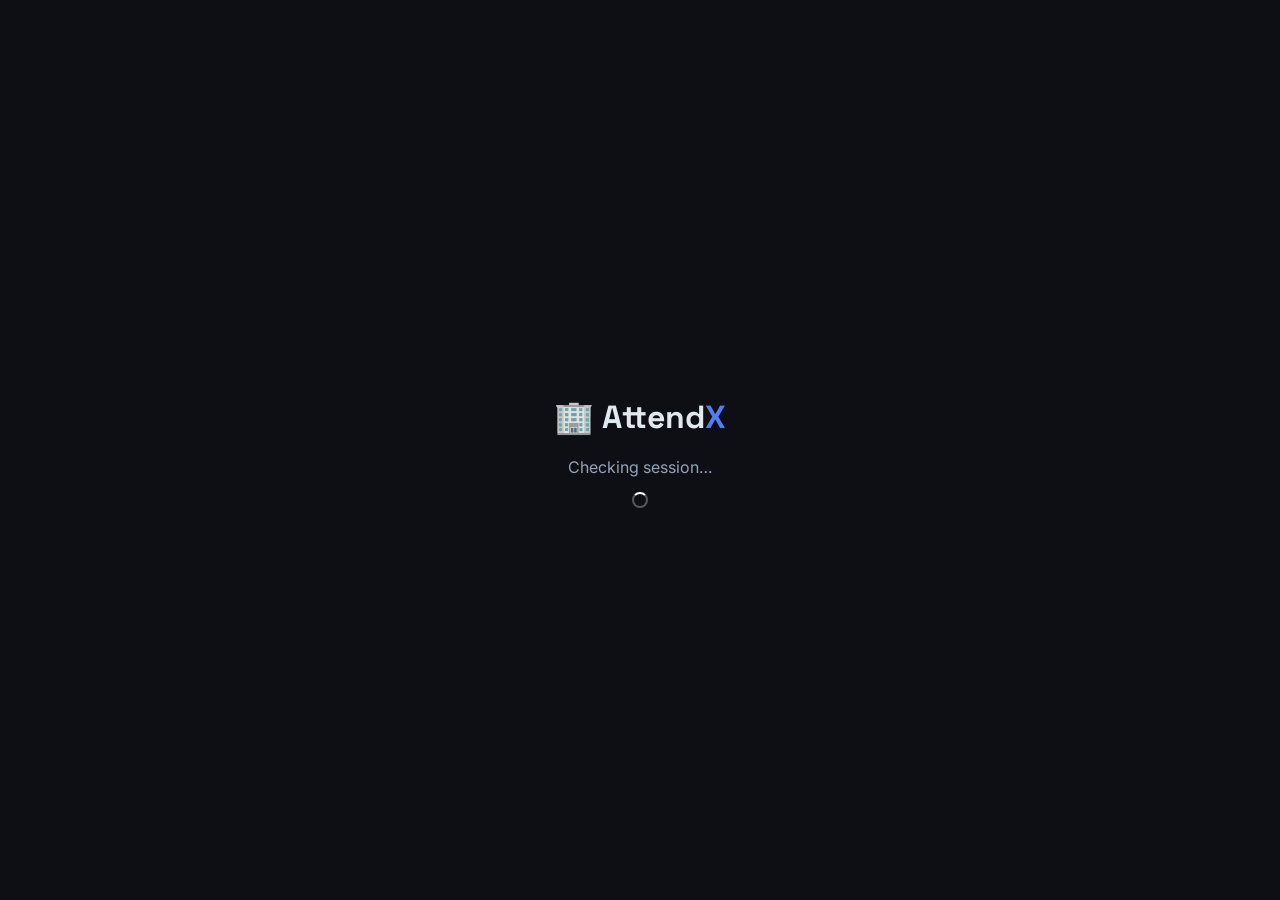
<file: attendx/index.html>
<!DOCTYPE html>
<html lang="en">
<head>
  <meta charset="UTF-8">
  <meta name="viewport" content="width=device-width, initial-scale=1.0">
  <title>AttendX</title>
  <link rel="stylesheet" href="css/style.css">
  <style>
    body {
      display:         flex;
      align-items:     center;
      justify-content: center;
      min-height:      100vh;
      flex-direction:  column;
      gap:             12px;
      color:           var(--text-2);
    }
    .logo {
      font-family: var(--font-display);
      font-size:   32px;
      font-weight: 700;
      color:       var(--text);
    }
    .logo span { color: var(--accent); }
  </style>
</head>
<body>

  <div class="logo">🏢 Attend<span>X</span></div>
  <p>Checking session…</p>
  <span class="spinner"></span>

  <script type="module">
    import { supabase }       from './js/supabase-client.js';
    import { getUserProfile } from './js/supabase-client.js';

    // Smart redirect:
    // - Not logged in  → login page
    // - Employee       → employee dashboard
    // - Admin          → admin dashboard
    const { data: { session } } = await supabase.auth.getSession();

    if (!session) {
      window.location.href = '/login.html';
    } else {
      const profile = await getUserProfile(session.user.id);
      if (profile?.role === 'admin') {
        window.location.href = '/dashboard/admin.html';
      } else {
        window.location.href = '/dashboard/employee.html';
      }
    }
  </script>

</body>
</html>
</file>
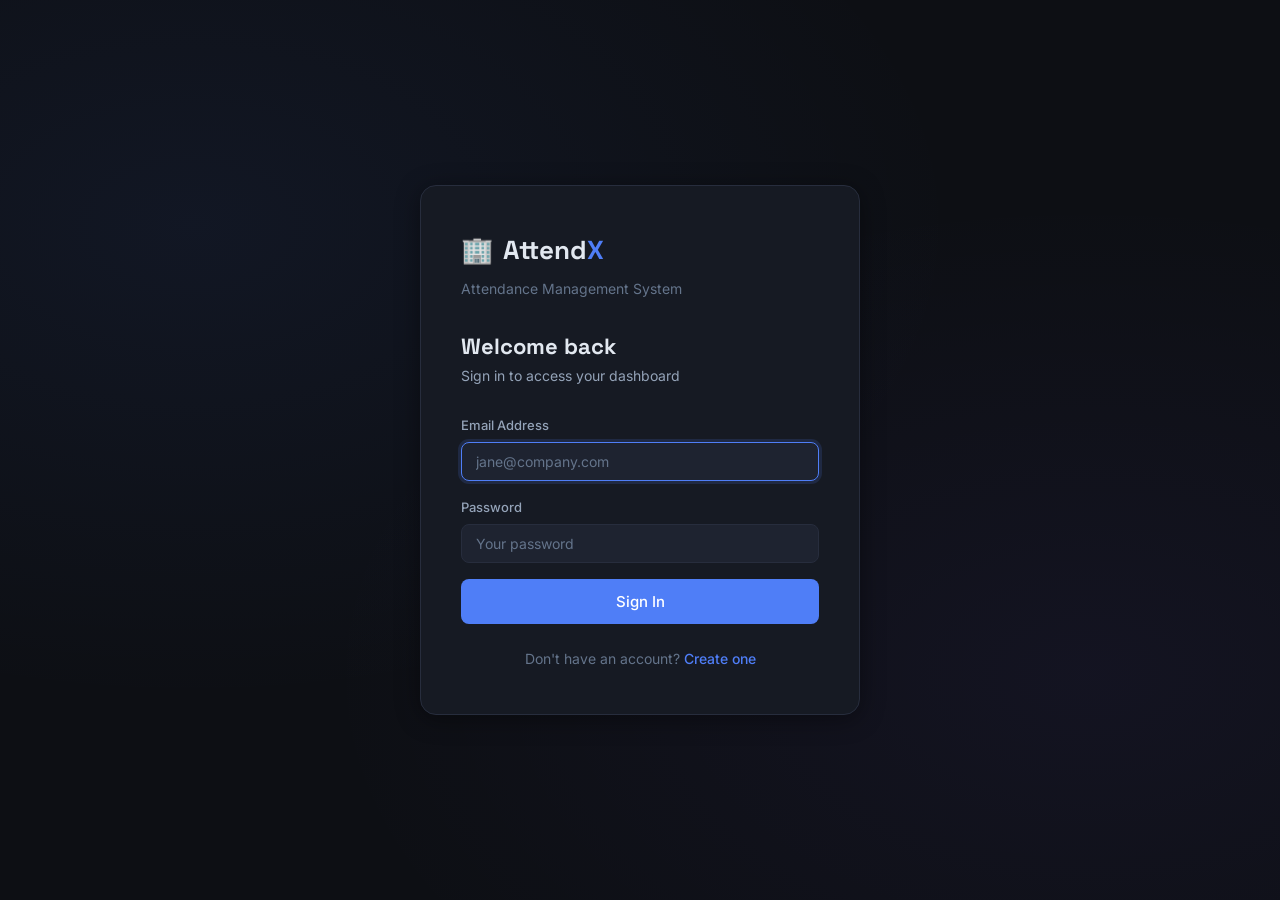
<file: attendx/login.html>
<!DOCTYPE html>
<html lang="en">
<head>
  <meta charset="UTF-8">
  <meta name="viewport" content="width=device-width, initial-scale=1.0">
  <title>Sign In — AttendX</title>
  <link rel="stylesheet" href="css/style.css">
  <link rel="stylesheet" href="css/auth.css">
</head>
<body class="auth-page">

  <div class="auth-card">

    <div class="auth-logo">
      🏢 <span>Attend<span class="accent">X</span></span>
    </div>
    <p class="auth-tagline">Attendance Management System</p>

    <h1 class="auth-title">Welcome back</h1>
    <p class="auth-subtitle">Sign in to access your dashboard</p>

    <div class="alert" id="alert"></div>

    <form id="loginForm" novalidate>

      <div class="form-group">
        <label for="email">Email Address</label>
        <input
          type="email"
          id="email"
          name="email"
          placeholder="jane@company.com"
          required
          autocomplete="email"
          autofocus
        >
      </div>

      <div class="form-group">
        <label for="password">Password</label>
        <input
          type="password"
          id="password"
          name="password"
          placeholder="Your password"
          required
          autocomplete="current-password"
        >
      </div>

      <div class="form-group" style="margin-top: 8px;">
        <button type="submit" class="btn btn-primary btn-full btn-lg">
          Sign In
        </button>
      </div>

    </form>

    <div class="auth-footer">
      Don't have an account? <a href="/register.html">Create one</a>
    </div>

  </div>

  <script type="module">
  import { supabase, waitForSession, getUserProfile } from './js/supabase-client.js';
  import { handleLogin } from './js/auth.js';

  // ── KEY FIX: Use waitForSession, not getSession ──────────
  // waitForSession waits for the auth state to be ready
  // before deciding whether to redirect
  const session = await waitForSession();

  if (session) {
    // Already logged in — redirect to correct dashboard
    const profile = await getUserProfile(session.user.id);
    window.location.href = profile?.role === 'admin'
      ? '/dashboard/admin.html'
      : '/dashboard/employee.html';
  }
  // else: show the login form normally

  document.getElementById('loginForm').addEventListener('submit', handleLogin);
</script>

</body>
</html>
</file>
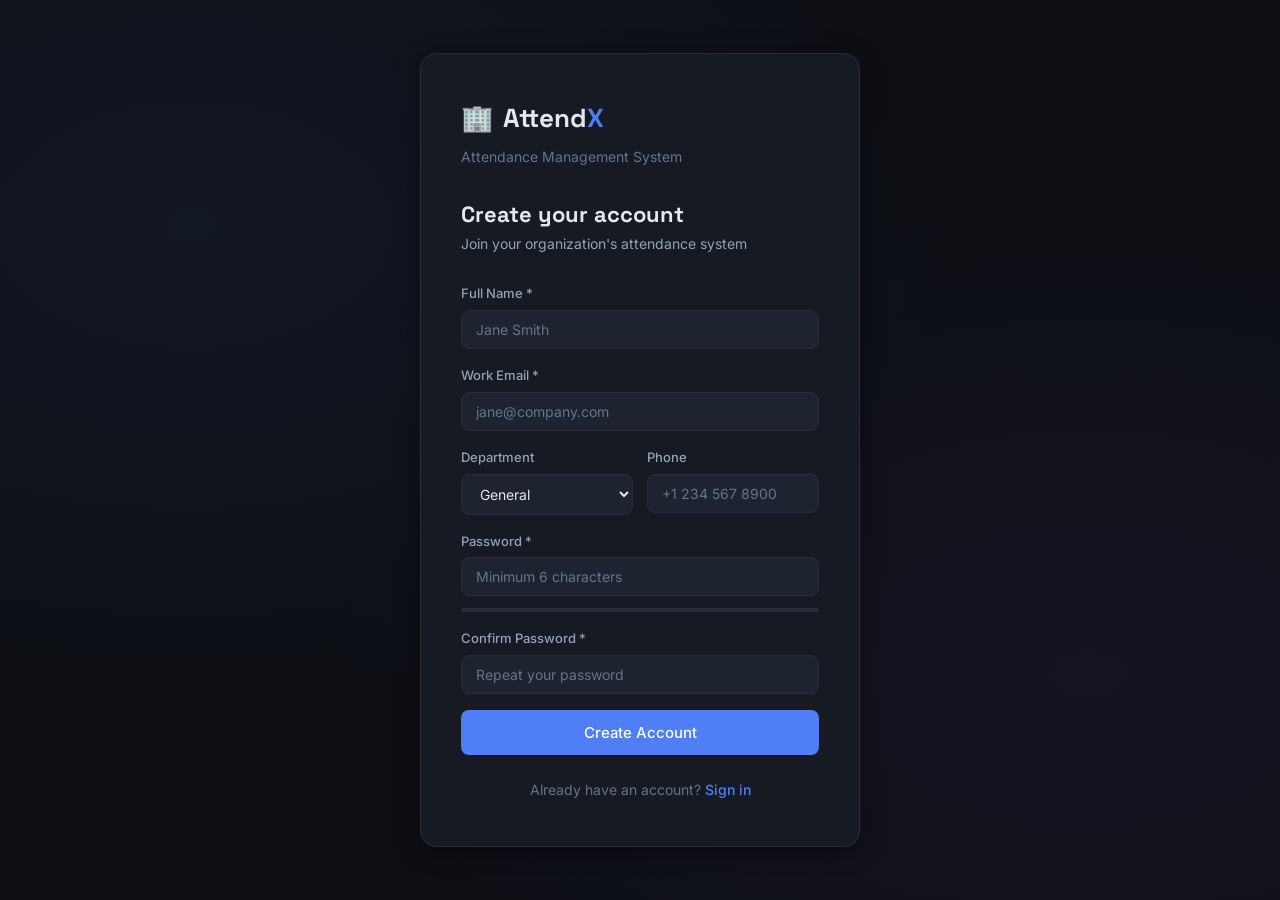
<file: attendx/register.html>
<!DOCTYPE html>
<html lang="en">
<head>
  <meta charset="UTF-8">
  <meta name="viewport" content="width=device-width, initial-scale=1.0">
  <title>Register — AttendX</title>
  <link rel="stylesheet" href="css/style.css">
  <link rel="stylesheet" href="css/auth.css">
</head>
<body class="auth-page">

  <div class="auth-card">

    <!-- Logo -->
    <div class="auth-logo">
      🏢 <span>Attend<span class="accent">X</span></span>
    </div>
    <p class="auth-tagline">Attendance Management System</p>

    <!-- Title -->
    <h1 class="auth-title">Create your account</h1>
    <p class="auth-subtitle">Join your organization's attendance system</p>

    <!-- Alert box (hidden by default) -->
    <div class="alert" id="alert"></div>

    <!-- Registration Form -->
    <form id="registerForm" novalidate>

      <div class="form-group">
        <label for="full_name">Full Name *</label>
        <input
          type="text"
          id="full_name"
          name="full_name"
          placeholder="Jane Smith"
          required
          autocomplete="name"
        >
      </div>

      <div class="form-group">
        <label for="email">Work Email *</label>
        <input
          type="email"
          id="email"
          name="email"
          placeholder="jane@company.com"
          required
          autocomplete="email"
        >
      </div>

      <div class="form-row">
        <div class="form-group">
          <label for="department">Department</label>
          <select id="department" name="department">
            <option value="General">General</option>
            <option value="Engineering">Engineering</option>
            <option value="Marketing">Marketing</option>
            <option value="Sales">Sales</option>
            <option value="HR">Human Resources</option>
            <option value="Finance">Finance</option>
            <option value="Operations">Operations</option>
            <option value="Design">Design</option>
          </select>
        </div>
        <div class="form-group">
          <label for="phone">Phone</label>
          <input
            type="tel"
            id="phone"
            name="phone"
            placeholder="+1 234 567 8900"
          >
        </div>
      </div>

      <div class="form-group">
        <label for="password">Password *</label>
        <input
          type="password"
          id="password"
          name="password"
          placeholder="Minimum 6 characters"
          required
          autocomplete="new-password"
        >
        <div class="password-strength">
          <div class="password-strength-bar" id="strengthBar"></div>
        </div>
      </div>

      <div class="form-group">
        <label for="confirm_password">Confirm Password *</label>
        <input
          type="password"
          id="confirm_password"
          name="confirm_password"
          placeholder="Repeat your password"
          required
          autocomplete="new-password"
        >
      </div>

      <div class="form-group" style="margin-top: 8px;">
        <button type="submit" class="btn btn-primary btn-full btn-lg">
          Create Account
        </button>
      </div>

    </form>

    <div class="auth-footer">
      Already have an account? <a href="/login.html">Sign in</a>
    </div>

  </div>

  <script type="module">
    import { handleRegister } from './js/auth.js';

    // Attach form submit handler
    document.getElementById('registerForm').addEventListener('submit', handleRegister);

    // Password strength indicator
    document.getElementById('password').addEventListener('input', function () {
      const val = this.value;
      const bar = document.getElementById('strengthBar');
      let strength = 0;
      if (val.length >= 6)  strength += 25;
      if (val.length >= 10) strength += 25;
      if (/[A-Z]/.test(val) && /[a-z]/.test(val)) strength += 25;
      if (/[0-9!@#$%^&*]/.test(val)) strength += 25;

      bar.style.width = strength + '%';
      bar.style.background =
        strength <= 25 ? '#f87171' :
        strength <= 50 ? '#fbbf24' :
        strength <= 75 ? '#4f7ef7' : '#34d399';
    });
  </script>

</body>
</html>
</file>
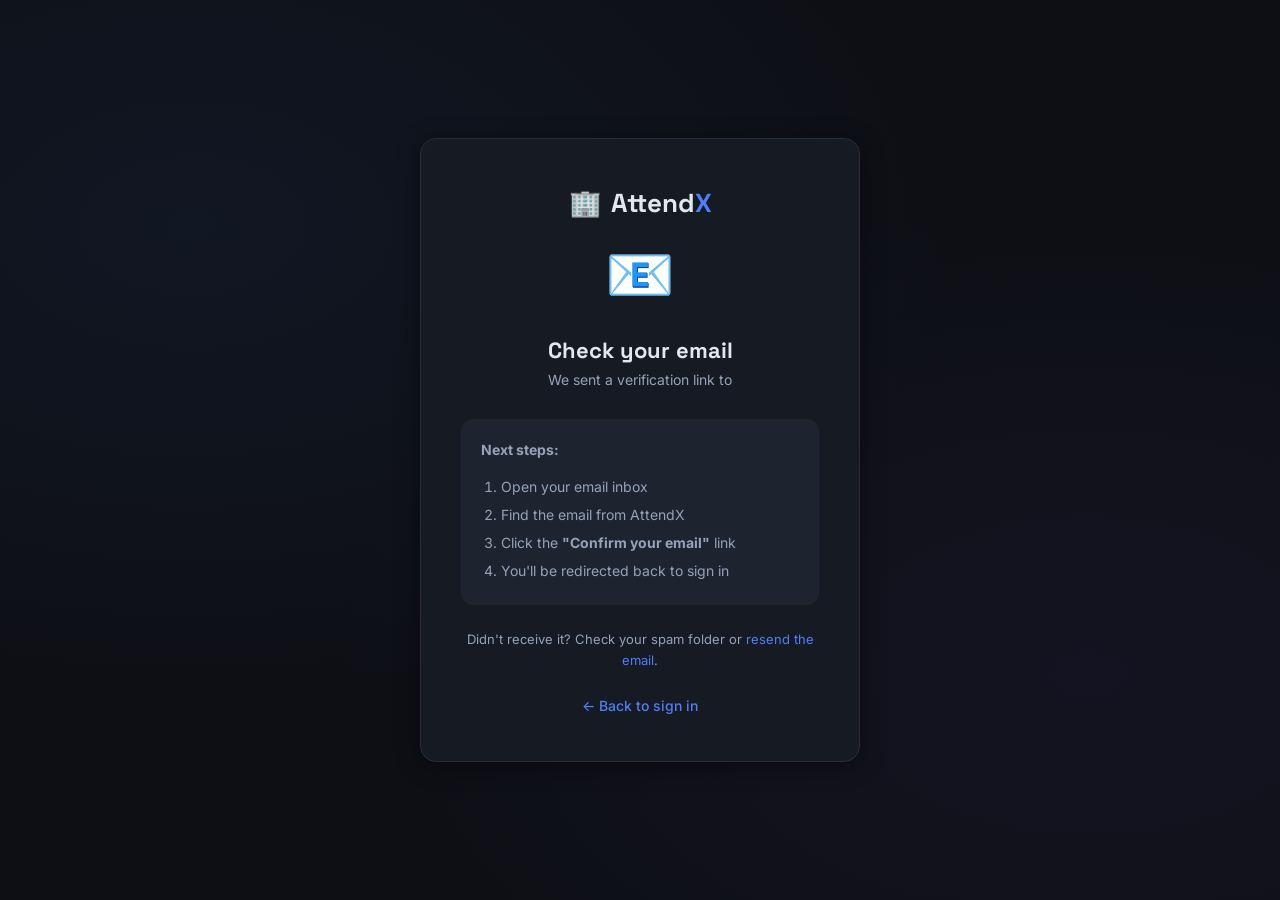
<file: attendx/verify.html>
<!DOCTYPE html>
<html lang="en">
<head>
  <meta charset="UTF-8">
  <meta name="viewport" content="width=device-width, initial-scale=1.0">
  <title>Verify Email — AttendX</title>
  <link rel="stylesheet" href="css/style.css">
  <link rel="stylesheet" href="css/auth.css">
</head>
<body class="auth-page">

  <div class="auth-card text-center">

    <div class="auth-logo" style="justify-content: center;">
      🏢 <span>Attend<span class="accent">X</span></span>
    </div>

    <!-- State 1: Waiting for email verification -->
    <div id="state-pending">
      <span class="verify-icon">📧</span>
      <h1 class="auth-title">Check your email</h1>
      <p class="auth-subtitle">
        We sent a verification link to<br>
        <strong id="emailDisplay" class="text-accent"></strong>
      </p>

      <div style="background: var(--surface2); border-radius: var(--radius); padding: 20px; margin: 24px 0; text-align: left;">
        <p style="font-size: 14px; color: var(--text-2); margin-bottom: 12px;"><strong>Next steps:</strong></p>
        <ol style="font-size: 14px; color: var(--text-2); padding-left: 20px; line-height: 2;">
          <li>Open your email inbox</li>
          <li>Find the email from AttendX</li>
          <li>Click the <strong>"Confirm your email"</strong> link</li>
          <li>You'll be redirected back to sign in</li>
        </ol>
      </div>

      <p class="text-muted" style="font-size: 13px;">
        Didn't receive it? Check your spam folder or
        <a href="#" id="resendBtn">resend the email</a>.
      </p>

      <div class="alert" id="resendAlert" style="margin-top: 16px;"></div>
    </div>

    <!-- State 2: Successfully verified (shown after clicking email link) -->
    <div id="state-verified" class="hidden">
      <span class="verify-icon">✅</span>
      <h1 class="auth-title">Email verified!</h1>
      <p class="auth-subtitle">
        Your account is ready. You can now sign in.
      </p>
      <a href="/login.html" class="btn btn-primary btn-full btn-lg" style="margin-top: 16px;">
        Sign In Now
      </a>
    </div>

    <!-- State 3: Error during verification -->
    <div id="state-error" class="hidden">
      <span class="verify-icon">❌</span>
      <h1 class="auth-title">Verification failed</h1>
      <p class="auth-subtitle" id="errorMessage">
        The verification link may have expired.
      </p>
      <a href="/register.html" class="btn btn-outline btn-full" style="margin-top: 16px;">
        Try registering again
      </a>
    </div>

    <div class="auth-footer" style="margin-top: 24px;">
      <a href="/login.html">← Back to sign in</a>
    </div>

  </div>

  <script type="module">
  import { supabase, waitForSession } from './js/supabase-client.js';
  import { showAlert }                from './js/utils.js';

  // Show the email from query param
  const params = new URLSearchParams(window.location.search);
  const email  = params.get('email');
  if (email) {
    const el = document.getElementById('emailDisplay');
    if (el) el.textContent = email;
  }

  // ── KEY FIX: Only handle the verified state ──────────────
  // Do NOT redirect away from this page automatically.
  // The loop happens because we redirect too eagerly.
  // Instead: if user IS verified, show the success state.
  // If not, show "check your email". That's it. No redirects.

  const hash   = window.location.hash;
  const search = window.location.search;

  // Check if Supabase put a token in the URL
  // (this happens when user clicks the email confirmation link)
  const hasToken = hash.includes('access_token') ||
                   hash.includes('type=recovery') ||
                   search.includes('type=signup') ||
                   search.includes('code=');        // PKCE flow uses ?code=

  if (hasToken) {
    // Wait for Supabase to process the token from the URL
    const session = await waitForSession();

    if (session) {
      // Successfully verified!
      document.getElementById('state-pending').classList.add('hidden');
      document.getElementById('state-verified').classList.remove('hidden');
      // Clear the hash/token from URL without reloading
      history.replaceState(null, '', window.location.pathname);
    } else {
      // Token was in URL but session failed — show error
      document.getElementById('state-pending').classList.add('hidden');
      document.getElementById('state-error').classList.remove('hidden');
    }
  }
  // If no token in URL: stay on the "check your email" state
  // Do NOT call getSession() here — it causes the loop

  // Resend verification email
  const resendBtn = document.getElementById('resendBtn');
  if (resendBtn) {
    resendBtn.addEventListener('click', async (e) => {
      e.preventDefault();
      const emailInput = email || prompt('Enter your email address:');
      if (!emailInput) return;

      const { error } = await supabase.auth.resend({
        type:  'signup',
        email: emailInput
      });

      const alertEl = document.getElementById('resendAlert');
      if (error) {
        showAlert(alertEl, error.message, 'error');
      } else {
        showAlert(alertEl, 'Verification email resent! Check your inbox.', 'success');
      }
    });
  }
</script>

</body>
</html>
</file>
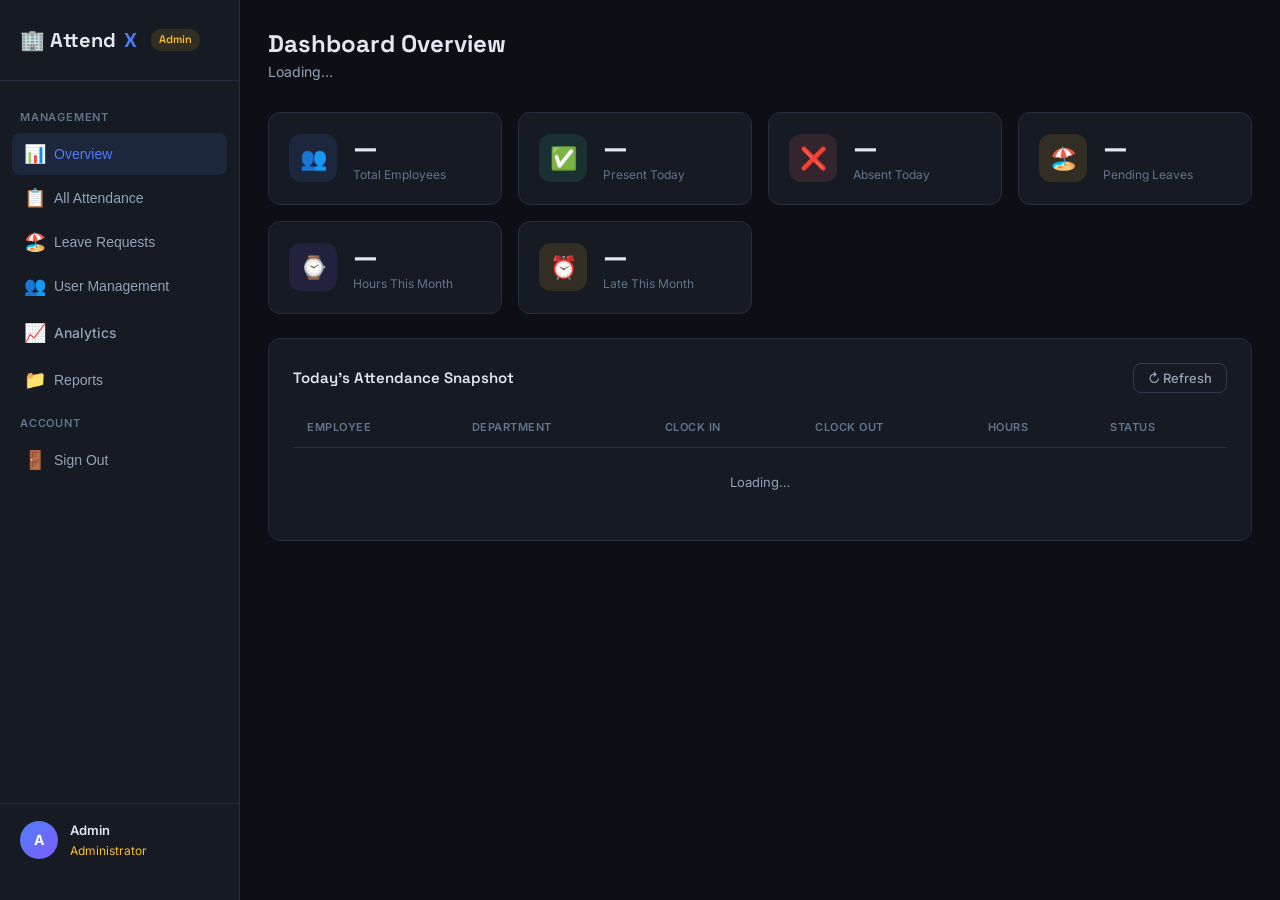
<file: attendx/dashboard/admin.html>
<!DOCTYPE html>
<html lang="en">
<head>
  <meta charset="UTF-8">
  <meta name="viewport" content="width=device-width, initial-scale=1.0">
  <title>Admin Dashboard — AttendX</title>
  <link rel="stylesheet" href="../css/style.css">
  <link rel="stylesheet" href="../css/dashboard.css">
  <style>
    /* Admin-specific overrides */
    .admin-badge {
      background:    var(--warning-dim);
      color:         var(--warning);
      font-size:     11px;
      font-weight:   600;
      padding:       2px 8px;
      border-radius: 10px;
      margin-left:   6px;
    }

    /* Leave review modal */
    .modal-overlay {
      display:         none;
      position:        fixed;
      inset:           0;
      background:      rgba(0,0,0,0.7);
      z-index:         200;
      align-items:     center;
      justify-content: center;
      padding:         20px;
    }
    .modal-overlay.open { display: flex; }

    .modal {
      background:    var(--surface);
      border:        1px solid var(--border);
      border-radius: var(--radius-lg);
      padding:       32px;
      width:         100%;
      max-width:     480px;
      max-height:    90vh;
      overflow-y:    auto;
    }

    .modal-title {
      font-family:   var(--font-display);
      font-size:     18px;
      font-weight:   600;
      margin-bottom: 20px;
    }

    .modal-field {
      background:    var(--surface2);
      border-radius: var(--radius-sm);
      padding:       12px 16px;
      margin-bottom: 12px;
      font-size:     14px;
    }
    .modal-field .label {
      font-size:   11px;
      color:       var(--text-3);
      text-transform: uppercase;
      letter-spacing: 0.5px;
      margin-bottom: 4px;
    }
    .modal-field .value { color: var(--text); font-weight: 500; }

    .modal-actions { display: flex; gap: 12px; margin-top: 20px; }

    /* User management */
    .user-row-avatar {
      width:           36px;
      height:          36px;
      border-radius:   50%;
      background:      linear-gradient(135deg, var(--accent), #7c5df9);
      display:         inline-flex;
      align-items:     center;
      justify-content: center;
      font-weight:     700;
      font-size:       13px;
      color:           white;
      flex-shrink:     0;
      vertical-align:  middle;
      margin-right:    10px;
    }

    /* Pending indicator in sidebar */
    .nav-badge {
      background:    var(--danger);
      color:         white;
      font-size:     11px;
      font-weight:   700;
      padding:       1px 7px;
      border-radius: 10px;
      margin-left:   auto;
    }
  </style>
</head>
<body>
  <!-- Mobile hamburger menu button -->
<button class="mobile-menu-btn" id="mobileMenuBtn" aria-label="Open menu">☰</button>
<!-- Sidebar overlay (tap to close sidebar on mobile) -->
<div class="sidebar-overlay" id="sidebarOverlay"></div>

<div class="app-layout">

  <!-- ══ SIDEBAR ══════════════════════════════════════════════ -->
  <aside class="sidebar">
    <div class="sidebar-logo">
      🏢 Attend<span class="accent">X</span>
      <span class="admin-badge">Admin</span>
    </div>

    <nav class="sidebar-nav">
      <div class="nav-section">Management</div>

      <button class="nav-item active" data-section="overview">
        <span class="nav-icon">📊</span> Overview
      </button>

      <button class="nav-item" data-section="attendance">
        <span class="nav-icon">📋</span> All Attendance
      </button>

      <button class="nav-item" data-section="leaves">
        <span class="nav-icon">🏖️</span> Leave Requests
        <span class="nav-badge hidden" id="pendingBadge">0</span>
      </button>

      <button class="nav-item" data-section="users">
        <span class="nav-icon">👥</span> User Management
      </button>
      <a class="nav-item" href="/dashboard/analytics.html">
        <span class="nav-icon">📈</span> Analytics
      </a>

      <button class="nav-item" data-section="reports">
        <span class="nav-icon">📁</span> Reports
      </button>

      <div class="nav-section">Account</div>

      <button class="nav-item" id="logoutBtn">
        <span class="nav-icon">🚪</span> Sign Out
      </button>
    </nav>

    <div class="sidebar-user">
      <div class="user-avatar" id="avatarEl">A</div>
      <div>
        <div class="user-info-name" id="userNameEl">Admin</div>
        <div class="user-info-role" style="color: var(--warning);">Administrator</div>
      </div>
    </div>
  </aside>

  <!-- ══ MAIN CONTENT ══════════════════════════════════════════ -->
  <main class="main-content">

    <!-- ── SECTION: Overview ──────────────────────────────── -->
    <section id="section-overview" class="section active">

      <div class="topbar">
        <div>
          <h1 class="page-title">Dashboard Overview</h1>
          <p class="page-subtitle" id="overviewDate">Loading…</p>
        </div>
        <div id="liveClock"
          style="font-family:var(--font-display);font-size:22px;font-weight:600;color:var(--accent)">
        </div>
      </div>

      <!-- Stat cards -->
      <div class="stats-grid" id="overviewStats">
        <div class="stat-card">
          <div class="stat-icon blue">👥</div>
          <div><div class="stat-value" id="statTotal">—</div>
               <div class="stat-label">Total Employees</div></div>
        </div>
        <div class="stat-card">
          <div class="stat-icon green">✅</div>
          <div><div class="stat-value" id="statPresent">—</div>
               <div class="stat-label">Present Today</div></div>
        </div>
        <div class="stat-card">
          <div class="stat-icon red">❌</div>
          <div><div class="stat-value" id="statAbsent">—</div>
               <div class="stat-label">Absent Today</div></div>
        </div>
        <div class="stat-card">
          <div class="stat-icon yellow">🏖️</div>
          <div><div class="stat-value" id="statPending">—</div>
               <div class="stat-label">Pending Leaves</div></div>
        </div>
        <div class="stat-card">
          <div class="stat-icon purple">⌚</div>
          <div><div class="stat-value" id="statHours">—</div>
               <div class="stat-label">Hours This Month</div></div>
        </div>
        <div class="stat-card">
          <div class="stat-icon yellow">⏰</div>
          <div><div class="stat-value" id="statLate">—</div>
               <div class="stat-label">Late This Month</div></div>
        </div>
      </div>

      <!-- Today's attendance snapshot -->
      <div class="card">
        <div class="card-title">
          Today's Attendance Snapshot
          <button class="btn btn-outline btn-sm" id="refreshOverviewBtn">↻ Refresh</button>
        </div>
        <div class="table-wrap">
          <table>
            <thead>
              <tr>
                <th>Employee</th>
                <th>Department</th>
                <th>Clock In</th>
                <th>Clock Out</th>
                <th>Hours</th>
                <th>Status</th>
              </tr>
            </thead>
            <tbody id="todayBody">
              <tr><td colspan="6" class="text-center text-muted" style="padding:24px">Loading…</td></tr>
            </tbody>
          </table>
        </div>
      </div>

    </section>

    <!-- ── SECTION: All Attendance ────────────────────────── -->
    <section id="section-attendance" class="section">

      <div class="topbar">
        <div>
          <h1 class="page-title">All Attendance Records</h1>
          <p class="page-subtitle">Filter and browse every employee's clock-in/out history</p>
        </div>
      </div>

      <div class="card">
        <div class="filter-bar">
          <select id="attMonth">
            <option value="">All Months</option>
            <option value="1">January</option>  <option value="2">February</option>
            <option value="3">March</option>     <option value="4">April</option>
            <option value="5">May</option>       <option value="6">June</option>
            <option value="7">July</option>      <option value="8">August</option>
            <option value="9">September</option> <option value="10">October</option>
            <option value="11">November</option> <option value="12">December</option>
          </select>
          <select id="attYear"></select>
          <select id="attStatus">
            <option value="">All Status</option>
            <option value="present">Present</option>
            <option value="late">Late</option>
            <option value="half_day">Half Day</option>
          </select>
          <select id="attEmployee">
            <option value="">All Employees</option>
          </select>
          <button class="btn btn-primary btn-sm" id="attFilterBtn">Filter</button>
          <button class="btn btn-outline btn-sm" id="attClearBtn">Clear</button>
        </div>

        <div class="table-wrap">
          <table>
            <thead>
              <tr>
                <th>Employee</th>
                <th>Date</th>
                <th>Clock In</th>
                <th>Clock Out</th>
                <th>Hours</th>
                <th>Status</th>
                <th>Notes</th>
              </tr>
            </thead>
            <tbody id="attBody">
              <tr><td colspan="7" class="text-center text-muted" style="padding:24px">
                Apply a filter to load records
              </td></tr>
            </tbody>
          </table>
        </div>

        <div id="attCount" class="text-muted" style="margin-top:12px;font-size:13px;"></div>
      </div>

    </section>

    <!-- ── SECTION: Leave Requests ────────────────────────── -->
    <section id="section-leaves" class="section">

      <div class="topbar">
        <div>
          <h1 class="page-title">Leave Requests</h1>
          <p class="page-subtitle">Review and action employee leave applications</p>
        </div>
      </div>

      <div class="card">
        <div class="filter-bar">
          <select id="leaveFilter" style="min-width:160px">
            <option value="pending">Pending Review</option>
            <option value="approved">Approved</option>
            <option value="rejected">Rejected</option>
            <option value="all">All Requests</option>
          </select>
          <button class="btn btn-outline btn-sm" id="leaveRefreshBtn">↻ Refresh</button>
        </div>

        <div class="table-wrap">
          <table>
            <thead>
              <tr>
                <th>Employee</th>
                <th>Type</th>
                <th>From</th>
                <th>To</th>
                <th>Days</th>
                <th>Reason</th>
                <th>Status</th>
                <th>Action</th>
              </tr>
            </thead>
            <tbody id="leaveBody">
              <tr><td colspan="8" class="text-center text-muted" style="padding:24px">Loading…</td></tr>
            </tbody>
          </table>
        </div>
      </div>

    </section>

    <!-- ── SECTION: User Management ───────────────────────── -->
    <section id="section-users" class="section">

      <div class="topbar">
        <div>
          <h1 class="page-title">User Management</h1>
          <p class="page-subtitle">Manage employee accounts, roles, and status</p>
        </div>
      </div>

      <div class="card">
        <div class="filter-bar">
          <select id="userFilter">
            <option value="">All Users</option>
            <option value="employee">Employees Only</option>
            <option value="admin">Admins Only</option>
          </select>
          <button class="btn btn-outline btn-sm" id="userRefreshBtn">↻ Refresh</button>
        </div>

        <div class="table-wrap">
          <table>
            <thead>
              <tr>
                <th>Name</th>
                <th>Email</th>
                <th>Department</th>
                <th>Role</th>
                <th>Status</th>
                <th>Joined</th>
                <th>Actions</th>
              </tr>
            </thead>
            <tbody id="usersBody">
              <tr><td colspan="7" class="text-center text-muted" style="padding:24px">Loading…</td></tr>
            </tbody>
          </table>
        </div>
      </div>

    </section>

    <!-- ── SECTION: Reports ────────────────────────────────── -->
    <section id="section-reports" class="section">

      <div class="topbar">
        <div>
          <h1 class="page-title">Monthly Reports</h1>
          <p class="page-subtitle">Per-employee attendance summary with CSV export</p>
        </div>
      </div>

      <div class="card" style="margin-bottom:20px">
        <div class="filter-bar">
          <select id="reportMonth">
            <option value="1">January</option>  <option value="2">February</option>
            <option value="3">March</option>     <option value="4">April</option>
            <option value="5">May</option>       <option value="6">June</option>
            <option value="7">July</option>      <option value="8">August</option>
            <option value="9">September</option> <option value="10">October</option>
            <option value="11">November</option> <option value="12">December</option>
          </select>
          <select id="reportYear"></select>
          <button class="btn btn-primary btn-sm" id="reportLoadBtn">Load Report</button>
          <button class="btn btn-outline btn-sm hidden" id="reportExportBtn">
            ⬇ Export CSV
          </button>
        </div>
      </div>

      <div class="card">
        <div class="table-wrap">
          <table>
            <thead>
              <tr>
                <th>Employee</th>
                <th>Department</th>
                <th>Days Present</th>
                <th>Late Days</th>
                <th>Half Days</th>
                <th>Total Hours</th>
                <th>Attendance %</th>
              </tr>
            </thead>
            <tbody id="reportBody">
              <tr><td colspan="7" class="text-center text-muted" style="padding:24px">
                Select a month and click "Load Report"
              </td></tr>
            </tbody>
          </table>
        </div>
      </div>

    </section>

  </main>
</div>

<!-- ══ LEAVE REVIEW MODAL ═══════════════════════════════════ -->
<div class="modal-overlay" id="leaveModal">
  <div class="modal">
    <div class="modal-title">Review Leave Request</div>

    <div class="modal-field">
      <div class="label">Employee</div>
      <div class="value" id="mEmployee">—</div>
    </div>
    <div class="modal-field">
      <div class="label">Leave Type</div>
      <div class="value" id="mType">—</div>
    </div>
    <div class="modal-field">
      <div class="label">Period</div>
      <div class="value" id="mPeriod">—</div>
    </div>
    <div class="modal-field">
      <div class="label">Reason</div>
      <div class="value" id="mReason">—</div>
    </div>

    <div class="form-group" style="margin-top:16px">
      <label>Admin Comment
        <span class="text-muted" style="font-weight:400">(required for rejection)</span>
      </label>
      <textarea id="adminComment" rows="3"
        placeholder="Add a comment for the employee…"></textarea>
    </div>

    <div class="alert" id="modalAlert"></div>

    <div class="modal-actions">
      <button class="btn btn-success btn-full" id="approveBtn">✅ Approve</button>
      <button class="btn btn-danger btn-full"  id="rejectBtn">❌ Reject</button>
      <button class="btn btn-ghost btn-sm"     id="closeModalBtn">Cancel</button>
    </div>
  </div>
</div>

<script type="module">
  import { supabase, requireAdmin }          from '../js/supabase-client.js';
  import { getAllLeaves, approveLeave,
           rejectLeave, getLeaveStats }      from '../js/leave.js';
  import { getAllAttendance, getAllProfiles,
           getAdminOverview, getTodayAttendance,
           getEmployeeMonthlySummaries,
           setUserActive, setUserRole }      from '../js/admin.js';
  import { handleLogout }                    from '../js/auth.js';
  import { formatDate, formatTime, todayISO,
           statusBadge, showAlert, setLoading,
           capitalize, exportCSV,
           getCurrentMonthYear,
           initMobileSidebar }              from '../js/utils.js';

  // ── Auth guard (admin only) ───────────────────────────────
  const { user, profile } = await requireAdmin() || {};
  if (!user) throw new Error('redirecting');

  // ── Sidebar user info ─────────────────────────────────────
  const initials = (profile.full_name||'A').split(' ').map(w=>w[0]).join('').toUpperCase().slice(0,2);
  document.getElementById('avatarEl').textContent   = initials;
  document.getElementById('userNameEl').textContent = profile.full_name || user.email;

  // ── Live clock ────────────────────────────────────────────
  const clockEl = document.getElementById('liveClock');
  const dateEl  = document.getElementById('overviewDate');
  function tick() {
    const now = new Date();
    clockEl.textContent = now.toLocaleTimeString('en-US', { hour12: true });
    dateEl.textContent  = now.toLocaleDateString('en-US', {
      weekday: 'long', year: 'numeric', month: 'long', day: 'numeric'
    });
  }
  tick(); setInterval(tick, 1000);

  // ── Navigation ─────────────────────────────────────────────
  const sections = document.querySelectorAll('.section');
  const navItems = document.querySelectorAll('.nav-item[data-section]');

  navItems.forEach(btn => {
    btn.addEventListener('click', () => {
      const target = btn.dataset.section;
      sections.forEach(s => s.classList.remove('active'));
      navItems.forEach(n => n.classList.remove('active'));
      document.getElementById(`section-${target}`).classList.add('active');
      btn.classList.add('active');
      if (target === 'overview')   loadOverview();
      if (target === 'attendance') loadAttendanceSection();
      if (target === 'leaves')     loadLeaves();
      if (target === 'users')      loadUsers();
      if (target === 'reports')    initReportSection();
    });
  });

  document.getElementById('logoutBtn').addEventListener('click', handleLogout);

  // ════════════════════════════════════════════════════════════
  // OVERVIEW
  // ════════════════════════════════════════════════════════════
  async function loadOverview() {
    // Stat cards
    const stats = await getAdminOverview();
    document.getElementById('statTotal').textContent   = stats.totalEmployees;
    document.getElementById('statPresent').textContent = stats.presentToday;
    document.getElementById('statAbsent').textContent  = stats.absentToday;
    document.getElementById('statPending').textContent = stats.pendingLeaves;
    document.getElementById('statHours').textContent   = stats.totalHoursMonth + 'h';
    document.getElementById('statLate').textContent    = stats.lateCount;

    // Update pending badge in sidebar
    const badge = document.getElementById('pendingBadge');
    if (stats.pendingLeaves > 0) {
      badge.textContent = stats.pendingLeaves;
      badge.classList.remove('hidden');
    } else {
      badge.classList.add('hidden');
    }

    // Today's snapshot table — FIX 7: query by today's date directly
    // in the DB instead of fetching 100 rows and filtering client-side.
    const todayRecords = await getTodayAttendance();
    const tbody   = document.getElementById('todayBody');

    if (!todayRecords.length) {
      tbody.innerHTML = `<tr><td colspan="6">
        <div class="empty-state">
          <div class="icon">🌅</div>
          <h3>No one has clocked in yet today</h3>
        </div>
      </td></tr>`;
      return;
    }

    tbody.innerHTML = todayRecords.map(r => `
      <tr>
        <td>
          <strong style="color:var(--text)">${r.full_name}</strong>
        </td>
        <td>${r.department}</td>
        <td>${formatTime(r.clock_in)}</td>
        <td>${r.clock_out ? formatTime(r.clock_out) : '<span class="text-muted">—</span>'}</td>
        <td>${r.total_hours != null ? r.total_hours + 'h' : '—'}</td>
        <td>${statusBadge(r.status)}</td>
      </tr>
    `).join('');
  }

  document.getElementById('refreshOverviewBtn')
    .addEventListener('click', loadOverview);

  // Initial load
  loadOverview();

  // ════════════════════════════════════════════════════════════
  // ALL ATTENDANCE
  // ════════════════════════════════════════════════════════════

  // Populate year selectors
  const curYear = new Date().getFullYear();
  const curMonth = new Date().getMonth() + 1;

  ['attYear', 'reportYear'].forEach(id => {
    const sel = document.getElementById(id);
    for (let y = curYear; y >= curYear - 3; y--) {
      sel.innerHTML += `<option value="${y}" ${y===curYear?'selected':''}>${y}</option>`;
    }
  });

  // Set current month as default
  document.getElementById('attMonth').value   = curMonth;
  document.getElementById('reportMonth').value = curMonth;

  // Populate employee filter dropdown
  async function populateEmployeeFilter() {
    const profiles = await getAllProfiles();
    const sel = document.getElementById('attEmployee');
    profiles.forEach(p => {
      sel.innerHTML += `<option value="${p.id}">${p.full_name}</option>`;
    });
  }
  populateEmployeeFilter();

  async function loadAttendanceSection() {
    const month    = parseInt(document.getElementById('attMonth').value)    || null;
    const year     = parseInt(document.getElementById('attYear').value)     || curYear;
    const status   = document.getElementById('attStatus').value             || null;
    const userId   = document.getElementById('attEmployee').value           || null;

    const records = await getAllAttendance({ month, year, userId, status });
    const tbody   = document.getElementById('attBody');
    const countEl = document.getElementById('attCount');

    if (!records.length) {
      tbody.innerHTML = `<tr><td colspan="7">
        <div class="empty-state">
          <div class="icon">📭</div>
          <h3>No records found for the selected filters</h3>
        </div>
      </td></tr>`;
      countEl.textContent = '';
      return;
    }

    countEl.textContent = `${records.length} record${records.length !== 1 ? 's' : ''} found`;

    tbody.innerHTML = records.map(r => `
      <tr>
        <td>
          <div style="font-weight:500;color:var(--text)">${r.full_name}</div>
          <div style="font-size:12px;color:var(--text-3)">${r.department}</div>
        </td>
        <td>${formatDate(r.date)}</td>
        <td>${formatTime(r.clock_in)}</td>
        <td>${r.clock_out ? formatTime(r.clock_out) : '<span class="text-muted">—</span>'}</td>
        <td>${r.total_hours != null ? r.total_hours + 'h' : '—'}</td>
        <td>${statusBadge(r.status)}</td>
        <td style="max-width:160px;overflow:hidden;text-overflow:ellipsis;white-space:nowrap">
          ${r.notes || '—'}
        </td>
      </tr>
    `).join('');
  }

  document.getElementById('attFilterBtn').addEventListener('click', loadAttendanceSection);
  document.getElementById('attClearBtn').addEventListener('click', () => {
    document.getElementById('attMonth').value    = curMonth;
    document.getElementById('attYear').value     = curYear;
    document.getElementById('attStatus').value   = '';
    document.getElementById('attEmployee').value = '';
    loadAttendanceSection();
  });

  // ════════════════════════════════════════════════════════════
  // LEAVE REQUESTS
  // ════════════════════════════════════════════════════════════
  let currentLeaveId   = null;
  let currentLeaveData = null;

  async function loadLeaves() {
    const status  = document.getElementById('leaveFilter').value;
    const records = await getAllLeaves({ status });
    const tbody   = document.getElementById('leaveBody');

    if (!records.length) {
      tbody.innerHTML = `<tr><td colspan="8">
        <div class="empty-state">
          <div class="icon">🏖️</div>
          <h3>No ${status === 'all' ? '' : status} leave requests</h3>
        </div>
      </td></tr>`;
      return;
    }

    tbody.innerHTML = records.map(r => `
      <tr>
        <td>
          <div style="font-weight:500;color:var(--text)">${r.full_name}</div>
          <div style="font-size:12px;color:var(--text-3)">${r.department}</div>
        </td>
        <td>${capitalize(r.leave_type)}</td>
        <td>${formatDate(r.start_date)}</td>
        <td>${formatDate(r.end_date)}</td>
        <td><strong>${r.total_days}</strong></td>
        <td style="max-width:160px;overflow:hidden;text-overflow:ellipsis;white-space:nowrap"
            title="${r.reason}">${r.reason}</td>
        <td>${statusBadge(r.status)}</td>
        <td>
          ${r.status === 'pending'
            ? `<button class="btn btn-outline btn-sm review-btn"
                data-id="${r.id}">Review</button>`
            : `<span class="text-muted" style="font-size:12px">
                ${r.reviewed_by_name ? 'by ' + r.reviewed_by_name : '—'}
               </span>`
          }
        </td>
      </tr>
    `).join('');

    // Attach review button listeners
    tbody.querySelectorAll('.review-btn').forEach(btn => {
      btn.addEventListener('click', () => {
        const id   = btn.dataset.id;
        const row  = records.find(r => r.id === id);
        openLeaveModal(row);
      });
    });
  }

  document.getElementById('leaveFilter').addEventListener('change', loadLeaves);
  document.getElementById('leaveRefreshBtn').addEventListener('click', loadLeaves);

  // Load initial leave list
  loadLeaves();

  // ── Leave review modal ────────────────────────────────────
  function openLeaveModal(row) {
    currentLeaveId   = row.id;
    currentLeaveData = row;

    document.getElementById('mEmployee').textContent =
      `${row.full_name} (${row.department})`;
    document.getElementById('mType').textContent =
      capitalize(row.leave_type) + ' Leave';
    document.getElementById('mPeriod').textContent =
      `${formatDate(row.start_date)} → ${formatDate(row.end_date)} (${row.total_days} day${row.total_days>1?'s':''})`;
    document.getElementById('mReason').textContent  = row.reason;
    document.getElementById('adminComment').value   = '';
    document.getElementById('modalAlert').className = 'alert';

    document.getElementById('leaveModal').classList.add('open');
  }

  function closeLeaveModal() {
    document.getElementById('leaveModal').classList.remove('open');
    currentLeaveId   = null;
    currentLeaveData = null;
  }

  document.getElementById('closeModalBtn').addEventListener('click', closeLeaveModal);

  // Click outside modal to close
  document.getElementById('leaveModal').addEventListener('click', (e) => {
    if (e.target === e.currentTarget) closeLeaveModal();
  });

  document.getElementById('approveBtn').addEventListener('click', async () => {
    if (!currentLeaveId) return;
    const btn     = document.getElementById('approveBtn');
    const comment = document.getElementById('adminComment').value.trim();
    setLoading(btn, true, 'Approving…');

    const { error } = await approveLeave(currentLeaveId, user.id, comment);
    setLoading(btn, false);

    if (error) {
      return showAlert('#modalAlert', error, 'error');
    }
    closeLeaveModal();
    loadLeaves();
    loadOverview(); // refresh pending count
  });

  document.getElementById('rejectBtn').addEventListener('click', async () => {
    if (!currentLeaveId) return;
    const btn     = document.getElementById('rejectBtn');
    const comment = document.getElementById('adminComment').value.trim();
    setLoading(btn, true, 'Rejecting…');

    const { error } = await rejectLeave(currentLeaveId, user.id, comment);
    setLoading(btn, false);

    if (error) {
      return showAlert('#modalAlert', error, 'error');
    }
    closeLeaveModal();
    loadLeaves();
    loadOverview();
  });

  // ════════════════════════════════════════════════════════════
  // USER MANAGEMENT
  // ════════════════════════════════════════════════════════════
  async function loadUsers() {
    const roleFilter = document.getElementById('userFilter').value;
    const profiles   = await getAllProfiles();
    const filtered   = roleFilter
      ? profiles.filter(p => p.role === roleFilter)
      : profiles;

    const tbody = document.getElementById('usersBody');

    if (!filtered.length) {
      tbody.innerHTML = `<tr><td colspan="7">
        <div class="empty-state">
          <div class="icon">👥</div><h3>No users found</h3>
        </div>
      </td></tr>`;
      return;
    }

    tbody.innerHTML = filtered.map(p => {
      const initials = (p.full_name||'?').split(' ').map(w=>w[0]).join('').toUpperCase().slice(0,2);
      const isCurrentUser = p.id === user.id;

      return `
        <tr>
          <td>
            <div style="display:flex;align-items:center">
              <span class="user-row-avatar">${initials}</span>
              <div>
                <div style="font-weight:500;color:var(--text)">
                  ${p.full_name}
                  ${isCurrentUser ? '<span class="text-muted">(you)</span>' : ''}
                </div>
                <div style="font-size:12px;color:var(--text-3)">${p.phone || ''}</div>
              </div>
            </div>
          </td>
          <td style="color:var(--text-2)">${p.email}</td>
          <td>${p.department}</td>
          <td>
            ${isCurrentUser
              ? statusBadge(p.role === 'admin' ? 'active' : 'inactive').replace('Active','Admin').replace('Inactive','Employee')
              : `<select class="role-sel" data-id="${p.id}" style="width:auto;padding:4px 8px;font-size:13px">
                   <option value="employee" ${p.role==='employee'?'selected':''}>Employee</option>
                   <option value="admin"    ${p.role==='admin'   ?'selected':''}>Admin</option>
                 </select>`
            }
          </td>
          <td>
            ${isCurrentUser
              ? statusBadge('active')
              : `<button class="btn btn-sm ${p.is_active ? 'btn-outline' : 'btn-success'} toggle-active-btn"
                   data-id="${p.id}" data-active="${p.is_active}">
                   ${p.is_active ? 'Deactivate' : 'Activate'}
                 </button>`
            }
          </td>
          <td style="color:var(--text-3);font-size:13px">
            ${formatDate(p.created_at)}
          </td>
          <td>
            ${isCurrentUser ? '<span class="text-muted">—</span>' : ''}
          </td>
        </tr>
      `;
    }).join('');

    // Role change handlers
    tbody.querySelectorAll('.role-sel').forEach(sel => {
      sel.addEventListener('change', async () => {
        const userId = sel.dataset.id;
        const role   = sel.value;
        if (!confirm(`Change this user's role to "${role}"?`)) {
          await loadUsers(); // reset the select
          return;
        }
        const { error } = await setUserRole(userId, role);
        if (error) alert(error);
        else loadUsers();
      });
    });

    // Activate / Deactivate handlers
    tbody.querySelectorAll('.toggle-active-btn').forEach(btn => {
      btn.addEventListener('click', async () => {
        const userId   = btn.dataset.id;
        const isActive = btn.dataset.active === 'true';
        const action   = isActive ? 'deactivate' : 'activate';
        if (!confirm(`Are you sure you want to ${action} this user?`)) return;
        const { error } = await setUserActive(userId, !isActive);
        if (error) alert(error);
        else loadUsers();
      });
    });
  }

  document.getElementById('userFilter').addEventListener('change', loadUsers);
  document.getElementById('userRefreshBtn').addEventListener('click', loadUsers);

  // ════════════════════════════════════════════════════════════
  // REPORTS
  // ════════════════════════════════════════════════════════════
  let reportData = [];

  function initReportSection() {
    // just ensure year selector is populated (already done above)
  }

  async function loadReport() {
    const month  = parseInt(document.getElementById('reportMonth').value);
    const year   = parseInt(document.getElementById('reportYear').value);
    const btn    = document.getElementById('reportLoadBtn');

    setLoading(btn, true, 'Loading…');
    reportData = await getEmployeeMonthlySummaries(month, year);
    setLoading(btn, false);

    const tbody     = document.getElementById('reportBody');
    const exportBtn = document.getElementById('reportExportBtn');

    if (!reportData.length) {
      tbody.innerHTML = `<tr><td colspan="7">
        <div class="empty-state">
          <div class="icon">📭</div>
          <h3>No attendance data for this period</h3>
        </div>
      </td></tr>`;
      exportBtn.classList.add('hidden');
      return;
    }

    exportBtn.classList.remove('hidden');

    // Working days in the month (rough: weekdays only)
    const workingDays = countWorkingDays(year, month);

    tbody.innerHTML = reportData.map(row => {
      const attendedDays = row.present + row.late + row.half_day;
      const pct          = workingDays
        ? Math.round((attendedDays / workingDays) * 100)
        : 0;

      return `
        <tr>
          <td>
            <div style="font-weight:500;color:var(--text)">${row.full_name}</div>
            <div style="font-size:12px;color:var(--text-3)">${row.email}</div>
          </td>
          <td>${row.department}</td>
          <td style="color:var(--success);font-weight:600">${row.present}</td>
          <td style="color:var(--warning);font-weight:600">${row.late}</td>
          <td style="color:var(--text-2)">${row.half_day}</td>
          <td><strong>${row.total_hours}h</strong></td>
          <td>
            <div style="display:flex;align-items:center;gap:8px">
              <div style="flex:1;height:6px;background:var(--surface2);border-radius:3px;overflow:hidden">
                <div style="height:100%;width:${pct}%;background:${pct>=80?'var(--success)':pct>=60?'var(--warning)':'var(--danger)'};border-radius:3px"></div>
              </div>
              <span style="font-size:13px;font-weight:600;min-width:36px">${pct}%</span>
            </div>
          </td>
        </tr>
      `;
    }).join('');
  }

  function countWorkingDays(year, month) {
    let count = 0;
    const days = new Date(year, month, 0).getDate();
    for (let d = 1; d <= days; d++) {
      const day = new Date(year, month - 1, d).getDay();
      if (day !== 0 && day !== 6) count++; // skip Sun=0, Sat=6
    }
    return count;
  }

  document.getElementById('reportLoadBtn').addEventListener('click', loadReport);

  document.getElementById('reportExportBtn').addEventListener('click', () => {
    const month  = document.getElementById('reportMonth').value;
    const year   = document.getElementById('reportYear').value;
    const months = ['Jan','Feb','Mar','Apr','May','Jun',
                    'Jul','Aug','Sep','Oct','Nov','Dec'];

    exportCSV(
      `attendx_report_${months[month-1]}_${year}.csv`,
      reportData.map(row => [
        row.full_name,
        row.email,
        row.department,
        row.present,
        row.late,
        row.half_day,
        row.total_hours
      ]),
      ['Name','Email','Department','Present Days','Late Days','Half Days','Total Hours']
    );
  });
  // FIX 10: Mobile sidebar is now handled by the shared initMobileSidebar()
  // utility in utils.js — no more copy-pasted code per page.
  initMobileSidebar();

</script>

</body>
</html>
</file>
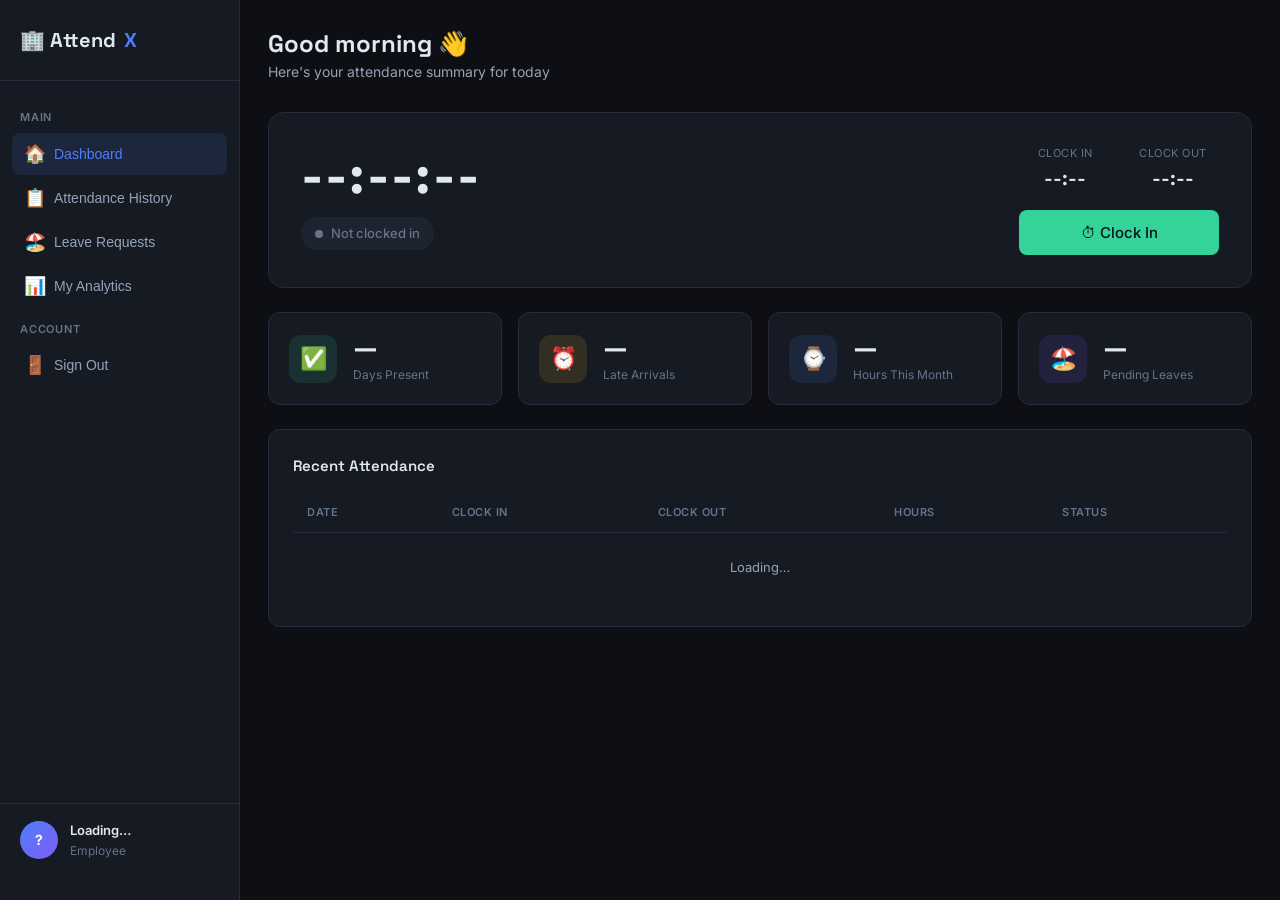
<file: attendx/dashboard/employee.html>
<!DOCTYPE html>
<html lang="en">
<head>
  <meta charset="UTF-8">
  <meta name="viewport" content="width=device-width, initial-scale=1.0">
  <title>My Dashboard — AttendX</title>
  <link rel="stylesheet" href="../css/style.css">
  <link rel="stylesheet" href="../css/dashboard.css">
</head>
<body>
  <!-- Mobile hamburger menu button -->
<button class="mobile-menu-btn" id="mobileMenuBtn" aria-label="Open menu">☰</button>
<!-- Sidebar overlay (tap to close sidebar on mobile) -->
<div class="sidebar-overlay" id="sidebarOverlay"></div>

<div class="app-layout">

  <!-- ══ SIDEBAR ══════════════════════════════════════════════ -->
  <aside class="sidebar">
    <div class="sidebar-logo">
      🏢 Attend<span class="accent">X</span>
    </div>

    <nav class="sidebar-nav">
      <div class="nav-section">Main</div>
      <button class="nav-item active" data-section="home">
        <span class="nav-icon">🏠</span> Dashboard
      </button>
      <button class="nav-item" data-section="attendance">
        <span class="nav-icon">📋</span> Attendance History
      </button>
      <button class="nav-item" data-section="leave">
        <span class="nav-icon">🏖️</span> Leave Requests
      </button>
      <button class="nav-item" data-section="analytics">
        <span class="nav-icon">📊</span> My Analytics
      </button>

      <div class="nav-section">Account</div>
      <button class="nav-item" id="logoutBtn">
        <span class="nav-icon">🚪</span> Sign Out
      </button>
    </nav>

    <div class="sidebar-user">
      <div class="user-avatar" id="avatarEl">?</div>
      <div>
        <div class="user-info-name" id="userNameEl">Loading…</div>
        <div class="user-info-role">Employee</div>
      </div>
    </div>
  </aside>

  <!-- ══ MAIN CONTENT ══════════════════════════════════════════ -->
  <main class="main-content">

    <!-- ── SECTION: Home / Clock In ───────────────────────── -->
    <section id="section-home" class="section active">

      <div class="topbar">
        <div>
          <h1 class="page-title" id="greetingEl">Good morning 👋</h1>
          <p class="page-subtitle">Here's your attendance summary for today</p>
        </div>
      </div>

      <!-- Clock Widget -->
      <div class="clock-widget">
        <div class="clock-display">
          <div class="live-time" id="liveTime">--:--:--</div>
          <div class="live-date" id="liveDate"></div>
          <div class="clock-status-dot not-started" id="clockStatus">Not clocked in</div>
        </div>

        <div class="clock-actions">
          <div class="clock-times">
            <div class="clock-time-item">
              <div class="clock-time-label">Clock In</div>
              <div class="clock-time-value" id="clockInTime">--:--</div>
            </div>
            <div class="clock-time-item">
              <div class="clock-time-label">Clock Out</div>
              <div class="clock-time-value" id="clockOutTime">--:--</div>
            </div>
          </div>

          <button id="clockInBtn" class="btn btn-success btn-full btn-lg">
            ⏱ Clock In
          </button>
          <button id="clockOutBtn" class="btn btn-danger btn-full btn-lg hidden">
            🔴 Clock Out
          </button>
        </div>
      </div>

      <!-- Monthly Stats -->
      <div class="stats-grid" id="statsGrid">
        <div class="stat-card">
          <div class="stat-icon green">✅</div>
          <div>
            <div class="stat-value" id="statPresent">—</div>
            <div class="stat-label">Days Present</div>
          </div>
        </div>
        <div class="stat-card">
          <div class="stat-icon yellow">⏰</div>
          <div>
            <div class="stat-value" id="statLate">—</div>
            <div class="stat-label">Late Arrivals</div>
          </div>
        </div>
        <div class="stat-card">
          <div class="stat-icon blue">⌚</div>
          <div>
            <div class="stat-value" id="statHours">—</div>
            <div class="stat-label">Hours This Month</div>
          </div>
        </div>
        <div class="stat-card">
          <div class="stat-icon purple">🏖️</div>
          <div>
            <div class="stat-value" id="statLeave">—</div>
            <div class="stat-label">Pending Leaves</div>
          </div>
        </div>
      </div>

      <!-- Recent Records -->
      <div class="card">
        <div class="card-title">Recent Attendance</div>
        <div class="table-wrap">
          <table>
            <thead>
              <tr>
                <th>Date</th>
                <th>Clock In</th>
                <th>Clock Out</th>
                <th>Hours</th>
                <th>Status</th>
              </tr>
            </thead>
            <tbody id="recentBody">
              <tr><td colspan="5" class="text-center text-muted" style="padding:24px">Loading…</td></tr>
            </tbody>
          </table>
        </div>
      </div>

    </section>

    <!-- ── SECTION: Attendance History ────────────────────── -->
    <section id="section-attendance" class="section">
      <div class="topbar">
        <div>
          <h1 class="page-title">Attendance History</h1>
          <p class="page-subtitle">Your complete clock-in / clock-out records</p>
        </div>
      </div>

      <div class="card">
        <div class="filter-bar">
          <select id="histMonth">
            <option value="">All Months</option>
            <option value="1">January</option>
            <option value="2">February</option>
            <option value="3">March</option>
            <option value="4">April</option>
            <option value="5">May</option>
            <option value="6">June</option>
            <option value="7">July</option>
            <option value="8">August</option>
            <option value="9">September</option>
            <option value="10">October</option>
            <option value="11">November</option>
            <option value="12">December</option>
          </select>
          <select id="histYear"></select>
          <button class="btn btn-outline btn-sm" id="histFilterBtn">Filter</button>
        </div>

        <div class="table-wrap">
          <table>
            <thead>
              <tr>
                <th>Date</th>
                <th>Clock In</th>
                <th>Clock Out</th>
                <th>Hours</th>
                <th>Status</th>
                <th>Notes</th>
              </tr>
            </thead>
            <tbody id="historyBody">
              <tr><td colspan="6" class="text-center text-muted" style="padding:24px">Select a month and click Filter</td></tr>
            </tbody>
          </table>
        </div>
      </div>
    </section>

    <!-- ── SECTION: Leave Requests ────────────────────────── -->
    <section id="section-leave" class="section">
      <div class="topbar">
        <div>
          <h1 class="page-title">Leave Requests</h1>
          <p class="page-subtitle">Submit and track your leave applications</p>
        </div>
        <button class="btn btn-primary" id="newLeaveBtn">+ New Request</button>
      </div>

      <!-- New Leave Form (hidden by default) -->
      <div class="card mb-4 hidden" id="leaveFormCard">
        <div class="card-title">
          New Leave Request
          <button class="btn btn-ghost btn-sm" id="cancelLeaveForm">Cancel</button>
        </div>

        <div class="alert" id="leaveAlert"></div>

        <form id="leaveForm" novalidate>
          <div class="form-row">
            <div class="form-group">
              <label>Leave Type *</label>
              <select name="leave_type" required>
                <option value="sick">Sick Leave</option>
                <option value="casual">Casual Leave</option>
                <option value="annual">Annual Leave</option>
                <option value="emergency">Emergency Leave</option>
                <option value="unpaid">Unpaid Leave</option>
                <option value="other">Other</option>
              </select>
            </div>
            <div class="form-group">
              <label>Total Days</label>
              <input type="text" id="totalDaysDisplay" readonly placeholder="Select dates first">
            </div>
          </div>

          <div class="form-row">
            <div class="form-group">
              <label>Start Date *</label>
              <input type="date" name="start_date" required>
            </div>
            <div class="form-group">
              <label>End Date *</label>
              <input type="date" name="end_date" required>
            </div>
          </div>

          <div class="form-group">
            <label>Reason *</label>
            <textarea name="reason" placeholder="Briefly explain your reason for leave…" required></textarea>
          </div>

          <button type="submit" class="btn btn-primary">Submit Request</button>
        </form>
      </div>

      <!-- Leave Requests Table -->
      <div class="card">
        <div class="table-wrap">
          <table>
            <thead>
              <tr>
                <th>Type</th>
                <th>From</th>
                <th>To</th>
                <th>Days</th>
                <th>Reason</th>
                <th>Status</th>
                <th>Admin Comment</th>
                <th>Action</th>
              </tr>
            </thead>
            <tbody id="leaveBody">
              <tr><td colspan="8" class="text-center text-muted" style="padding:24px">Loading…</td></tr>
            </tbody>
          </table>
        </div>
      </div>
    </section>

    <!-- ── SECTION: Analytics ──────────────────────────────── -->
    <section id="section-analytics" class="section">
      <div class="topbar">
        <div>
          <h1 class="page-title">My Analytics</h1>
          <p class="page-subtitle">Personal attendance insights</p>
        </div>
      </div>

      <div class="stats-grid" id="analyticsStats">
        <!-- filled by JS -->
      </div>

      <div class="card">
        <div class="card-title">This Month's Breakdown</div>
        <div id="analyticsBreakdown" style="padding: 20px 0; text-align: center; color: var(--text-2);">
          Loading…
        </div>
      </div>
    </section>

  </main>
</div>

<script type="module">
  import { supabase, requireAuth, getUserProfile } from '../js/supabase-client.js';
  import { clockIn, clockOut, getTodayRecord,
           getAttendanceHistory, getMonthlySummary,
           renderClockWidget }                      from '../js/attendance.js';
  import { handleLogout }                           from '../js/auth.js';
  import { formatDate, formatTime, todayISO,
           statusBadge, showAlert, setLoading,
           daysBetween, capitalize,
           getCurrentMonthYear,
           initMobileSidebar }                      from '../js/utils.js';

  // ── Auth guard ────────────────────────────────────────────
  const user    = await requireAuth();
  if (!user) throw new Error('redirecting');
  const profile = await getUserProfile(user.id);

  // ── Populate sidebar user ─────────────────────────────────
  const initials = (profile.full_name || 'U').split(' ').map(w=>w[0]).join('').toUpperCase().slice(0,2);
  document.getElementById('avatarEl').textContent   = initials;
  document.getElementById('userNameEl').textContent = profile.full_name || user.email;

  // ── Greeting ───────────────────────────────────────────────
  const hr = new Date().getHours();
  const greeting = hr < 12 ? 'Good morning' : hr < 17 ? 'Good afternoon' : 'Good evening';
  document.getElementById('greetingEl').textContent =
    `${greeting}, ${profile.full_name?.split(' ')[0] || 'there'} 👋`;

  // ── Live clock ─────────────────────────────────────────────
  function updateClock() {
    const now = new Date();
    document.getElementById('liveTime').textContent = now.toLocaleTimeString('en-US', { hour12: true });
    document.getElementById('liveDate').textContent = now.toLocaleDateString('en-US', {
      weekday: 'long', year: 'numeric', month: 'long', day: 'numeric'
    });
  }
  updateClock();
  setInterval(updateClock, 1000);

  // ── Navigation ─────────────────────────────────────────────
  const sections = document.querySelectorAll('.section');
  const navItems = document.querySelectorAll('.nav-item[data-section]');

  navItems.forEach(btn => {
    btn.addEventListener('click', () => {
      const target = btn.dataset.section;
      sections.forEach(s => s.classList.remove('active'));
      navItems.forEach(n => n.classList.remove('active'));
      document.getElementById(`section-${target}`).classList.add('active');
      btn.classList.add('active');
      if (target === 'attendance') loadHistory();
      if (target === 'leave')      loadLeaves();
      if (target === 'analytics')  loadAnalytics();
    });
  });

  document.getElementById('logoutBtn').addEventListener('click', handleLogout);

  // ── Load today's record & clock widget ────────────────────
  let todayRecord = await getTodayRecord(user.id);
  renderClockWidget(todayRecord, {});

  // Clock In
  document.getElementById('clockInBtn').addEventListener('click', async () => {
    const btn = document.getElementById('clockInBtn');
    setLoading(btn, true, 'Clocking in…');
    const { data, error } = await clockIn(user.id);
    setLoading(btn, false);
    if (error) return alert(error);
    todayRecord = data;
    renderClockWidget(todayRecord, {});
    loadHomeStats();
    loadRecentAttendance();
  });

  // Clock Out
  document.getElementById('clockOutBtn').addEventListener('click', async () => {
    const btn = document.getElementById('clockOutBtn');
    setLoading(btn, true, 'Clocking out…');
    const { data, error } = await clockOut(user.id);
    setLoading(btn, false);
    if (error) return alert(error);
    todayRecord = data;
    renderClockWidget(todayRecord, {});
    loadHomeStats();
    loadRecentAttendance();
  });

  // ── Home stats ─────────────────────────────────────────────
  async function loadHomeStats() {
    const { month, year } = getCurrentMonthYear();
    const summary = await getMonthlySummary(user.id, month, year);
    if (summary) {
      document.getElementById('statPresent').textContent = summary.present_days + summary.late_days;
      document.getElementById('statLate').textContent    = summary.late_days;
      document.getElementById('statHours').textContent   = summary.total_hours + 'h';
    }

    // Pending leaves count
    const { count } = await supabase
      .from('leave_requests')
      .select('*', { count: 'exact', head: true })
      .eq('user_id', user.id)
      .eq('status', 'pending');
    document.getElementById('statLeave').textContent = count ?? 0;
  }
  loadHomeStats();

  // ── Recent attendance (home section) ──────────────────────
  async function loadRecentAttendance() {
    const records = await getAttendanceHistory(user.id, { limit: 7 });
    const body    = document.getElementById('recentBody');

    if (!records.length) {
      body.innerHTML = `<tr><td colspan="5">
        <div class="empty-state"><div class="icon">📋</div>
        <h3>No records yet</h3><p>Clock in to start tracking</p></div>
      </td></tr>`;
      return;
    }

    body.innerHTML = records.map(r => `
      <tr>
        <td>${formatDate(r.date)}</td>
        <td>${formatTime(r.clock_in)}</td>
        <td>${r.clock_out ? formatTime(r.clock_out) : '<span class="text-muted">—</span>'}</td>
        <td>${r.total_hours != null ? r.total_hours + 'h' : '—'}</td>
        <td>${statusBadge(r.status)}</td>
      </tr>
    `).join('');
  }
  loadRecentAttendance();

  // ── Attendance History section ─────────────────────────────
  const curYear = new Date().getFullYear();
  const yearSel = document.getElementById('histYear');
  for (let y = curYear; y >= curYear - 3; y--) {
    yearSel.innerHTML += `<option value="${y}" ${y===curYear?'selected':''}>${y}</option>`;
  }

  async function loadHistory() {
    const month  = parseInt(document.getElementById('histMonth').value) || null;
    const year   = parseInt(document.getElementById('histYear').value)  || curYear;
    const records = await getAttendanceHistory(user.id, { month, year });
    const body    = document.getElementById('historyBody');

    if (!records.length) {
      body.innerHTML = `<tr><td colspan="6">
        <div class="empty-state"><div class="icon">📭</div>
        <h3>No records found</h3></div>
      </td></tr>`;
      return;
    }

    body.innerHTML = records.map(r => `
      <tr>
        <td>${formatDate(r.date)}</td>
        <td>${formatTime(r.clock_in)}</td>
        <td>${r.clock_out ? formatTime(r.clock_out) : '—'}</td>
        <td>${r.total_hours != null ? r.total_hours + 'h' : '—'}</td>
        <td>${statusBadge(r.status)}</td>
        <td>${r.notes || '—'}</td>
      </tr>
    `).join('');
  }

  document.getElementById('histFilterBtn').addEventListener('click', loadHistory);

  // ── Leave section ──────────────────────────────────────────
  document.getElementById('newLeaveBtn').addEventListener('click', () => {
    document.getElementById('leaveFormCard').classList.remove('hidden');
    document.getElementById('newLeaveBtn').classList.add('hidden');
  });

  document.getElementById('cancelLeaveForm').addEventListener('click', () => {
    document.getElementById('leaveFormCard').classList.add('hidden');
    document.getElementById('newLeaveBtn').classList.remove('hidden');
    document.getElementById('leaveForm').reset();
  });

  // Auto-calculate total days
  const leaveForm = document.getElementById('leaveForm');
  function recalcDays() {
    const s = leaveForm.start_date.value;
    const e = leaveForm.end_date.value;
    if (s && e && e >= s) {
      document.getElementById('totalDaysDisplay').value = daysBetween(s, e) + ' day(s)';
    }
  }
  leaveForm.start_date.addEventListener('change', recalcDays);
  leaveForm.end_date.addEventListener('change', recalcDays);

  // Set minimum date to today
  leaveForm.start_date.min = todayISO();
  leaveForm.end_date.min   = todayISO();

  leaveForm.addEventListener('submit', async (e) => {
    e.preventDefault();
    const btn = leaveForm.querySelector('[type="submit"]');
    const alertEl = document.getElementById('leaveAlert');
    const fd = new FormData(leaveForm);

    const startDate = fd.get('start_date');
    const endDate   = fd.get('end_date');
    const reason    = fd.get('reason').trim();
    const leaveType = fd.get('leave_type');

    if (!startDate || !endDate || !reason) {
      return showAlert(alertEl, 'Please fill in all fields.', 'error');
    }
    if (endDate < startDate) {
      return showAlert(alertEl, 'End date must be on or after start date.', 'error');
    }

    setLoading(btn, true, 'Submitting…');

    const { error } = await supabase.from('leave_requests').insert({
      user_id:    user.id,
      leave_type: leaveType,
      start_date: startDate,
      end_date:   endDate,
      total_days: daysBetween(startDate, endDate),
      reason,
      status:     'pending'
    });

    setLoading(btn, false);

    if (error) return showAlert(alertEl, error.message, 'error');

    showAlert(alertEl, 'Leave request submitted successfully!', 'success');
    leaveForm.reset();
    setTimeout(() => {
      document.getElementById('leaveFormCard').classList.add('hidden');
      document.getElementById('newLeaveBtn').classList.remove('hidden');
      loadLeaves();
    }, 1500);
  });

  async function loadLeaves() {
    const { data: leaves } = await supabase
      .from('leave_requests')
      .select('*')
      .eq('user_id', user.id)
      .order('created_at', { ascending: false });

    const body = document.getElementById('leaveBody');

    if (!leaves?.length) {
      body.innerHTML = `<tr><td colspan="8">
        <div class="empty-state"><div class="icon">🏖️</div>
        <h3>No leave requests yet</h3></div>
      </td></tr>`;
      return;
    }

    body.innerHTML = leaves.map(l => `
      <tr>
        <td>${capitalize(l.leave_type)}</td>
        <td>${formatDate(l.start_date)}</td>
        <td>${formatDate(l.end_date)}</td>
        <td>${l.total_days}</td>
        <td style="max-width:150px;overflow:hidden;text-overflow:ellipsis;white-space:nowrap">${l.reason}</td>
        <td>${statusBadge(l.status)}</td>
        <td>${l.admin_comment || '—'}</td>
        <td>
          ${l.status === 'pending'
            ? `<button class="btn btn-outline btn-sm cancel-leave-btn" data-id="${l.id}">Cancel</button>`
            : '—'
          }
        </td>
      </tr>
    `).join('');

    // FIX 5: Use event delegation instead of window.cancelLeave global.
    // Attaching cancelLeave to window is fragile — if the module reloads
    // or a name collision occurs the inline onclick silently stops working.
    // Event delegation on the table body is safer and more idiomatic.
    body.querySelectorAll('.cancel-leave-btn').forEach(btn => {
      btn.addEventListener('click', async () => {
        if (!confirm('Cancel this leave request?')) return;
        const { error } = await supabase
          .from('leave_requests')
          .update({ status: 'cancelled' })
          .eq('id', btn.dataset.id)
          .eq('user_id', user.id);
        if (!error) loadLeaves();
      });
    });
  }

  // ── Analytics section ──────────────────────────────────────
  async function loadAnalytics() {
    const { month, year } = getCurrentMonthYear();
    const summary = await getMonthlySummary(user.id, month, year);

    const months = ['Jan','Feb','Mar','Apr','May','Jun','Jul','Aug','Sep','Oct','Nov','Dec'];

    document.getElementById('analyticsStats').innerHTML = `
      <div class="stat-card">
        <div class="stat-icon green">✅</div>
        <div>
          <div class="stat-value">${summary ? Number(summary.present_days) : 0}</div>
          <div class="stat-label">On Time Days</div>
        </div>
      </div>
      <div class="stat-card">
        <div class="stat-icon yellow">⏰</div>
        <div>
          <div class="stat-value">${summary ? Number(summary.late_days) : 0}</div>
          <div class="stat-label">Late Days</div>
        </div>
      </div>
      <div class="stat-card">
        <div class="stat-icon blue">📅</div>
        <div>
          <div class="stat-value">${summary ? Number(summary.half_days) : 0}</div>
          <div class="stat-label">Half Days</div>
        </div>
      </div>
      <div class="stat-card">
        <div class="stat-icon purple">⌚</div>
        <div>
          <div class="stat-value">${summary ? Number(summary.total_hours) : 0}h</div>
          <div class="stat-label">Total Hours — ${months[month-1]} ${year}</div>
        </div>
      </div>
    `;

    const totalDays = summary ? Number(summary.total_days) : 0;
    const presentPct = totalDays
      ? Math.round((Number(summary.present_days) + Number(summary.late_days)) / totalDays * 100)
      : 0;

    document.getElementById('analyticsBreakdown').innerHTML = `
      <div style="max-width:400px; margin:0 auto;">
        <p style="font-size:48px; font-weight:700; color:var(--accent); font-family:var(--font-display)">
          ${presentPct}%
        </p>
        <p style="color:var(--text-2); margin-bottom:24px;">Attendance Rate for ${months[month-1]} ${year}</p>
        <div style="background:var(--surface2); border-radius:8px; overflow:hidden; height:12px;">
          <div style="height:100%; width:${presentPct}%; background:var(--accent); border-radius:8px; transition:width 0.5s;"></div>
        </div>
        <p style="margin-top:12px; font-size:13px; color:var(--text-3);">
          ${totalDays} working days recorded this month
        </p>
      </div>
    `;
  }

  // FIX 10: Mobile sidebar handled by shared utility — no more copy-paste.
  initMobileSidebar();

</script>

</body>
</html>
</file>
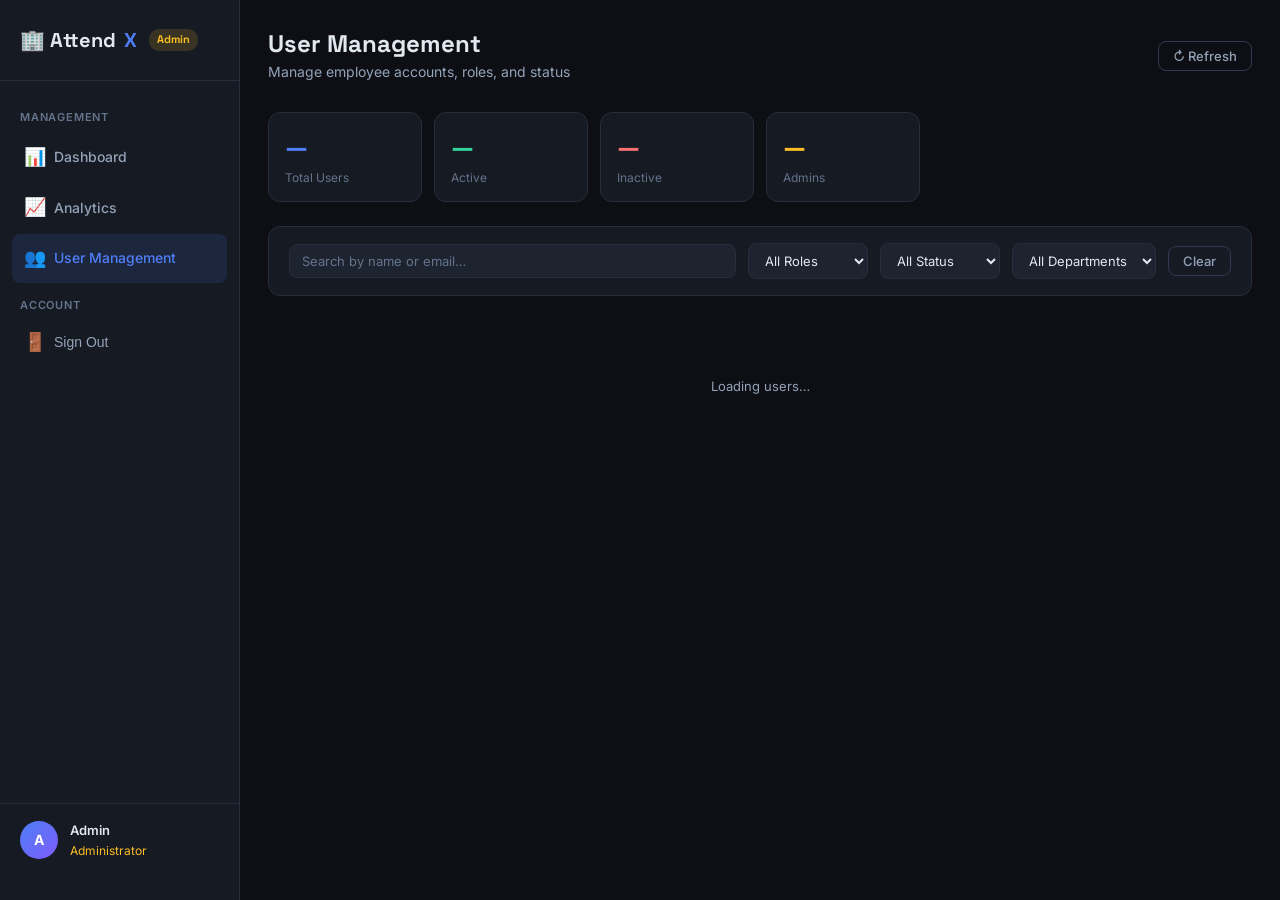
<file: attendx/pages/admin-users.html>
<!DOCTYPE html>
<html lang="en">
<head>
  <meta charset="UTF-8">
  <meta name="viewport" content="width=device-width, initial-scale=1.0">
  <title>User Management — AttendX</title>
  <link rel="stylesheet" href="../css/style.css">
  <link rel="stylesheet" href="../css/dashboard.css">
  <style>
    /* User profile card layout */
    .user-grid {
      display:               grid;
      grid-template-columns: repeat(auto-fill, minmax(320px, 1fr));
      gap:                   16px;
    }

    .user-card {
      background:    var(--surface);
      border:        1px solid var(--border);
      border-radius: var(--radius);
      padding:       20px;
      transition:    border-color 0.2s;
    }
    .user-card:hover { border-color: var(--border2); }
    .user-card.inactive { opacity: 0.6; }

    .user-card-header {
      display:       flex;
      align-items:   flex-start;
      gap:           14px;
      margin-bottom: 14px;
    }

    .user-big-avatar {
      width:           52px;
      height:          52px;
      border-radius:   50%;
      background:      linear-gradient(135deg, var(--accent), #7c5df9);
      display:         flex;
      align-items:     center;
      justify-content: center;
      font-weight:     700;
      font-size:       18px;
      color:           white;
      flex-shrink:     0;
    }

    .user-card-name {
      font-weight:   600;
      font-size:     15px;
      color:         var(--text);
      margin-bottom: 2px;
    }
    .user-card-email {
      font-size: 13px;
      color:     var(--text-3);
    }
    .user-card-dept {
      font-size:  12px;
      color:      var(--text-3);
      margin-top: 2px;
    }

    .user-card-meta {
      display:               grid;
      grid-template-columns: 1fr 1fr;
      gap:                   10px;
      margin-bottom:         16px;
      font-size:             13px;
    }

    .user-meta-item .label {
      font-size:  11px;
      color:      var(--text-3);
      text-transform: uppercase;
      letter-spacing: 0.4px;
      margin-bottom: 2px;
    }
    .user-meta-item .value {
      color: var(--text-2);
      font-weight: 500;
    }

    .user-card-actions {
      display:       flex;
      gap:           8px;
      flex-wrap:     wrap;
      padding-top:   14px;
      border-top:    1px solid var(--border);
    }

    /* Edit profile modal */
    .modal-overlay {
      display:         none;
      position:        fixed;
      inset:           0;
      background:      rgba(0,0,0,0.7);
      z-index:         200;
      align-items:     center;
      justify-content: center;
      padding:         20px;
    }
    .modal-overlay.open { display: flex; }

    .modal {
      background:    var(--surface);
      border:        1px solid var(--border);
      border-radius: var(--radius-lg);
      padding:       28px;
      width:         100%;
      max-width:     460px;
      max-height:    90vh;
      overflow-y:    auto;
    }

    .modal-header {
      display:       flex;
      align-items:   center;
      justify-content: space-between;
      margin-bottom: 20px;
    }

    .modal-title {
      font-family: var(--font-display);
      font-size:   18px;
      font-weight: 600;
    }

    /* Search highlight */
    mark {
      background: rgba(79,126,247,0.25);
      color:      var(--text);
      border-radius: 2px;
      padding:    0 2px;
    }

    /* Summary row at top */
    .user-summary-bar {
      display:               grid;
      grid-template-columns: repeat(auto-fill, minmax(140px, 1fr));
      gap:                   12px;
      margin-bottom:         24px;
    }

    .summary-pill {
      background:    var(--surface);
      border:        1px solid var(--border);
      border-radius: var(--radius);
      padding:       14px 16px;
      display:       flex;
      align-items:   center;
      gap:           12px;
    }

    .summary-pill .num {
      font-family: var(--font-display);
      font-size:   26px;
      font-weight: 700;
    }

    .summary-pill .lbl {
      font-size: 12px;
      color:     var(--text-3);
    }
  </style>
</head>
<body>

<!-- Mobile UI -->
<button class="mobile-menu-btn" id="mobileMenuBtn" aria-label="Open menu">☰</button>
<div class="sidebar-overlay" id="sidebarOverlay"></div>

<div class="app-layout">

  <!-- ══ SIDEBAR ══════════════════════════════════════════════ -->
  <aside class="sidebar">
    <div class="sidebar-logo">
      🏢 Attend<span class="accent">X</span>
      <span style="font-size:11px;background:rgba(251,191,36,0.15);color:var(--warning);
        padding:2px 8px;border-radius:10px;margin-left:4px">Admin</span>
    </div>

    <nav class="sidebar-nav">
      <div class="nav-section">Management</div>
      <a class="nav-item" href="/dashboard/admin.html">
        <span class="nav-icon">📊</span> Dashboard
      </a>
      <a class="nav-item" href="/pages/analytics.html">
        <span class="nav-icon">📈</span> Analytics
      </a>
      <a class="nav-item active">
        <span class="nav-icon">👥</span> User Management
      </a>
      <div class="nav-section">Account</div>
      <button class="nav-item" id="logoutBtn">
        <span class="nav-icon">🚪</span> Sign Out
      </button>
    </nav>

    <div class="sidebar-user">
      <div class="user-avatar" id="avatarEl">A</div>
      <div>
        <div class="user-info-name" id="userNameEl">Admin</div>
        <div class="user-info-role" style="color:var(--warning)">Administrator</div>
      </div>
    </div>
  </aside>

  <!-- ══ MAIN CONTENT ══════════════════════════════════════════ -->
  <main class="main-content">

    <div class="topbar">
      <div>
        <h1 class="page-title">User Management</h1>
        <p class="page-subtitle">Manage employee accounts, roles, and status</p>
      </div>
      <button class="btn btn-outline btn-sm" id="refreshBtn">↻ Refresh</button>
    </div>

    <!-- ── Summary Pills ─────────────────────────────────────── -->
    <div class="user-summary-bar" id="summaryBar">
      <div class="summary-pill">
        <div>
          <div class="num" id="sumTotal" style="color:var(--accent)">—</div>
          <div class="lbl">Total Users</div>
        </div>
      </div>
      <div class="summary-pill">
        <div>
          <div class="num" id="sumActive" style="color:var(--success)">—</div>
          <div class="lbl">Active</div>
        </div>
      </div>
      <div class="summary-pill">
        <div>
          <div class="num" id="sumInactive" style="color:var(--danger)">—</div>
          <div class="lbl">Inactive</div>
        </div>
      </div>
      <div class="summary-pill">
        <div>
          <div class="num" id="sumAdmins" style="color:var(--warning)">—</div>
          <div class="lbl">Admins</div>
        </div>
      </div>
    </div>

    <!-- ── Filters ────────────────────────────────────────────── -->
    <div class="card" style="margin-bottom:20px;padding:16px 20px">
      <div class="filter-bar" style="margin-bottom:0">
        <input
          type="text"
          id="searchInput"
          placeholder="Search by name or email…"
          style="flex:1;min-width:180px"
        >
        <select id="filterRole">
          <option value="">All Roles</option>
          <option value="employee">Employees</option>
          <option value="admin">Admins</option>
        </select>
        <select id="filterActive">
          <option value="">All Status</option>
          <option value="true">Active</option>
          <option value="false">Inactive</option>
        </select>
        <select id="filterDept">
          <option value="">All Departments</option>
        </select>
        <button class="btn btn-outline btn-sm" id="clearFiltersBtn">Clear</button>
      </div>
    </div>

    <!-- ── User Cards Grid ───────────────────────────────────── -->
    <div id="userGrid" class="user-grid">
      <div class="text-muted text-center" style="padding:60px;grid-column:1/-1">
        Loading users…
      </div>
    </div>

    <div id="noResults" class="hidden">
      <div class="empty-state">
        <div class="icon">🔍</div>
        <h3>No users found</h3>
        <p>Try adjusting your search or filters</p>
      </div>
    </div>

  </main>
</div>

<!-- ══ EDIT USER MODAL ═══════════════════════════════════════ -->
<div class="modal-overlay" id="editModal">
  <div class="modal">
    <div class="modal-header">
      <div class="modal-title">Edit User</div>
      <button class="btn btn-ghost btn-sm" id="closeEditModal">✕</button>
    </div>

    <div class="alert" id="editAlert"></div>

    <form id="editForm" novalidate>
      <input type="hidden" id="editUserId">

      <div class="form-row">
        <div class="form-group">
          <label>First Name</label>
          <input type="text" id="editFirstName" placeholder="First name">
        </div>
        <div class="form-group">
          <label>Last Name</label>
          <input type="text" id="editLastName" placeholder="Last name">
        </div>
      </div>

      <div class="form-group">
        <label>Full Name</label>
        <input type="text" id="editFullName" placeholder="Full name" required>
      </div>

      <div class="form-group">
        <label>Department</label>
        <select id="editDept">
          <option value="General">General</option>
          <option value="Engineering">Engineering</option>
          <option value="Marketing">Marketing</option>
          <option value="Sales">Sales</option>
          <option value="HR">Human Resources</option>
          <option value="Finance">Finance</option>
          <option value="Operations">Operations</option>
          <option value="Design">Design</option>
        </select>
      </div>

      <div class="form-group">
        <label>Phone</label>
        <input type="tel" id="editPhone" placeholder="+1 234 567 8900">
      </div>

      <div class="form-group">
        <label>Role</label>
        <select id="editRole">
          <option value="employee">Employee</option>
          <option value="admin">Admin</option>
        </select>
        <div style="font-size:12px;color:var(--text-3);margin-top:4px">
          ⚠️ Admins have full access to all features and data
        </div>
      </div>

      <button type="submit" class="btn btn-primary btn-full" id="saveEditBtn">
        Save Changes
      </button>
    </form>
  </div>
</div>

<!-- ══ CONFIRM DELETE MODAL ════════════════════════════════════ -->
<div class="modal-overlay" id="deleteModal">
  <div class="modal" style="max-width:400px;text-align:center">
    <div style="font-size:52px;margin-bottom:12px">⚠️</div>
    <div class="modal-title" style="margin-bottom:10px;text-align:center">Delete User?</div>
    <p class="text-muted" id="deleteModalText" style="margin-bottom:24px;font-size:14px;line-height:1.6"></p>
    <div class="alert alert-error show" style="text-align:left;margin-bottom:16px">
      This will permanently delete the user and ALL their attendance records and leave requests.
      This action <strong>cannot be undone</strong>.
    </div>
    <div style="display:flex;gap:12px">
      <button class="btn btn-outline btn-full" id="cancelDeleteBtn">Cancel</button>
      <button class="btn btn-danger btn-full" id="confirmDeleteBtn">Yes, Delete</button>
    </div>
  </div>
</div>

<script type="module">
  import { waitForSession, getUserProfile, supabase } from '../js/supabase-client.js';
  import { getAllProfiles, setUserActive, setUserRole } from '../js/admin.js';
  import { handleLogout }                              from '../js/auth.js';
  import { setLoading, showAlert, formatDate,
           statusBadge, debounce }                     from '../js/utils.js';

  // ── Auth guard ────────────────────────────────────────────
  const session = await waitForSession();
  if (!session) { window.location.href = '/login.html'; throw new Error(); }
  const adminUser    = session.user;
  const adminProfile = await getUserProfile(adminUser.id);
  if (!adminProfile || adminProfile.role !== 'admin') {
    window.location.href = '/dashboard/employee.html';
    throw new Error();
  }

  // ── Sidebar ───────────────────────────────────────────────
  const aInitials = (adminProfile.full_name||'A').split(' ').map(w=>w[0]).join('').toUpperCase().slice(0,2);
  document.getElementById('avatarEl').textContent   = aInitials;
  document.getElementById('userNameEl').textContent = adminProfile.full_name;
  document.getElementById('logoutBtn').addEventListener('click', handleLogout);

  // ── State ─────────────────────────────────────────────────
  let allUsers      = [];
  let filteredUsers = [];

  // ── Load all users ────────────────────────────────────────
  async function loadUsers() {
    const grid = document.getElementById('userGrid');
    grid.innerHTML = '<div class="text-muted text-center" style="padding:60px;grid-column:1/-1">Loading…</div>';

    allUsers = await getAllProfiles({ includeAdmins: true });

    // Populate department filter
    const depts = [...new Set(allUsers.map(u => u.department).filter(Boolean))].sort();
    const deptSel = document.getElementById('filterDept');
    const curDept = deptSel.value;
    deptSel.innerHTML = '<option value="">All Departments</option>';
    depts.forEach(d => {
      deptSel.innerHTML += `<option value="${d}" ${d === curDept ? 'selected' : ''}>${d}</option>`;
    });

    updateSummary();
    applyFilters();
  }

  // ── Update summary pills ──────────────────────────────────
  function updateSummary() {
    document.getElementById('sumTotal').textContent    = allUsers.length;
    document.getElementById('sumActive').textContent   = allUsers.filter(u => u.is_active).length;
    document.getElementById('sumInactive').textContent = allUsers.filter(u => !u.is_active).length;
    document.getElementById('sumAdmins').textContent   = allUsers.filter(u => u.role === 'admin').length;
  }

  // ── Apply filters + search ────────────────────────────────
  function applyFilters() {
    const search   = document.getElementById('searchInput').value.toLowerCase().trim();
    const role     = document.getElementById('filterRole').value;
    const isActive = document.getElementById('filterActive').value;
    const dept     = document.getElementById('filterDept').value;

    filteredUsers = allUsers.filter(u => {
      if (role     && u.role                    !== role)            return false;
      if (isActive && String(u.is_active)       !== isActive)        return false;
      if (dept     && u.department              !== dept)            return false;
      if (search) {
        const name  = (u.full_name || '').toLowerCase();
        const email = (u.email     || '').toLowerCase();
        if (!name.includes(search) && !email.includes(search))       return false;
      }
      return true;
    });

    renderGrid(filteredUsers, search);
  }

  // ── Render user cards grid ────────────────────────────────
  function renderGrid(users, highlight = '') {
    const grid      = document.getElementById('userGrid');
    const noResults = document.getElementById('noResults');

    if (!users.length) {
      grid.innerHTML = '';
      noResults.classList.remove('hidden');
      return;
    }

    noResults.classList.add('hidden');

    function hl(text) {
      if (!highlight || !text) return text || '';
      const escaped = highlight.replace(/[.*+?^${}()|[\]\\]/g, '\\$&');
      return text.replace(new RegExp(`(${escaped})`, 'gi'), '<mark>$1</mark>');
    }

    grid.innerHTML = users.map(u => {
      const initials   = (u.full_name||'?').split(' ').map(w=>w[0]).join('').toUpperCase().slice(0,2);
      const isYou      = u.id === adminUser.id;
      const isVerified = u.is_verified !== false; // profiles don't store this, assume true

      return `
        <div class="user-card ${!u.is_active ? 'inactive' : ''}" id="card-${u.id}">

          <div class="user-card-header">
            <div class="user-big-avatar" style="${!u.is_active ? 'opacity:0.5' : ''}">${initials}</div>
            <div style="flex:1;min-width:0">
              <div class="user-card-name">
                ${hl(u.full_name)}
                ${isYou ? '<span style="font-size:11px;color:var(--text-3);font-weight:400"> (you)</span>' : ''}
              </div>
              <div class="user-card-email">${hl(u.email)}</div>
              <div class="user-card-dept">🏢 ${u.department || 'No department'}</div>
            </div>
            <div style="display:flex;flex-direction:column;gap:4px;align-items:flex-end">
              ${statusBadge(u.role === 'admin' ? 'active' : 'inactive')
                .replace('Active', 'Admin').replace('Inactive', 'Employee')}
              ${statusBadge(u.is_active ? 'active' : 'inactive')}
            </div>
          </div>

          <div class="user-card-meta">
            <div class="user-meta-item">
              <div class="label">Phone</div>
              <div class="value">${u.phone || '—'}</div>
            </div>
            <div class="user-meta-item">
              <div class="label">Joined</div>
              <div class="value">${formatDate(u.created_at)}</div>
            </div>
          </div>

          ${!isYou ? `
            <div class="user-card-actions">
              <button class="btn btn-outline btn-sm edit-btn"
                data-id="${u.id}"
                style="flex:1">
                ✏️ Edit
              </button>
              <button class="btn btn-sm ${u.is_active ? 'btn-outline' : 'btn-success'} toggle-btn"
                data-id="${u.id}"
                data-active="${u.is_active}"
                style="flex:1">
                ${u.is_active ? '🔒 Deactivate' : '✅ Activate'}
              </button>
              <button class="btn btn-danger btn-sm delete-btn"
                data-id="${u.id}"
                data-name="${(u.full_name || 'this user').replace(/"/g, '&quot;')}">
                🗑
              </button>
            </div>
          ` : `
            <div style="padding-top:14px;border-top:1px solid var(--border);
              font-size:12px;color:var(--text-3);text-align:center">
              This is your account
            </div>
          `}
        </div>
      `;
    }).join('');

    // ── Attach button handlers ────────────────────────────
    grid.querySelectorAll('.edit-btn').forEach(btn => {
      btn.addEventListener('click', () => openEditModal(btn.dataset.id));
    });

    grid.querySelectorAll('.toggle-btn').forEach(btn => {
      btn.addEventListener('click', () => toggleActive(btn.dataset.id, btn.dataset.active === 'true'));
    });

    grid.querySelectorAll('.delete-btn').forEach(btn => {
      btn.addEventListener('click', () => openDeleteModal(btn.dataset.id, btn.dataset.name));
    });
  }

  // ── Toggle active status ──────────────────────────────────
  async function toggleActive(userId, isActive) {
    const action = isActive ? 'deactivate' : 'activate';
    const u      = allUsers.find(u => u.id === userId);
    if (!confirm(`${action.charAt(0).toUpperCase() + action.slice(1)} ${u?.full_name || 'this user'}?`)) return;

    const { error } = await setUserActive(userId, !isActive);
    if (error) { alert(error); return; }

    // Update local state without full reload
    const idx = allUsers.findIndex(u => u.id === userId);
    if (idx >= 0) allUsers[idx].is_active = !isActive;
    updateSummary();
    applyFilters();
  }

  // ── Edit user modal ───────────────────────────────────────
  function openEditModal(userId) {
    const u = allUsers.find(u => u.id === userId);
    if (!u) return;

    document.getElementById('editUserId').value   = u.id;
    document.getElementById('editFullName').value  = u.full_name || '';
    document.getElementById('editDept').value      = u.department || 'General';
    document.getElementById('editPhone').value     = u.phone || '';
    document.getElementById('editRole').value      = u.role || 'employee';
    document.getElementById('editAlert').className = 'alert';

    document.getElementById('editModal').classList.add('open');
  }

  document.getElementById('closeEditModal').addEventListener('click', () => {
    document.getElementById('editModal').classList.remove('open');
  });

  document.getElementById('editModal').addEventListener('click', (e) => {
    if (e.target === e.currentTarget) document.getElementById('editModal').classList.remove('open');
  });

  document.getElementById('editForm').addEventListener('submit', async (e) => {
    e.preventDefault();
    const btn      = document.getElementById('saveEditBtn');
    const alertEl  = document.getElementById('editAlert');
    const userId   = document.getElementById('editUserId').value;
    const fullName = document.getElementById('editFullName').value.trim();
    const dept     = document.getElementById('editDept').value;
    const phone    = document.getElementById('editPhone').value.trim();
    const role     = document.getElementById('editRole').value;

    if (!fullName) return showAlert(alertEl, 'Full name is required.', 'error');

    setLoading(btn, true, 'Saving…');

    const { error } = await supabase
      .from('profiles')
      .update({ full_name: fullName, department: dept, phone, role })
      .eq('id', userId);

    setLoading(btn, false);

    if (error) return showAlert(alertEl, error.message, 'error');

    showAlert(alertEl, 'User updated successfully!', 'success');

    // Update local state
    const idx = allUsers.findIndex(u => u.id === userId);
    if (idx >= 0) {
      allUsers[idx].full_name  = fullName;
      allUsers[idx].department = dept;
      allUsers[idx].phone      = phone;
      allUsers[idx].role       = role;
    }
    updateSummary();

    setTimeout(() => {
      document.getElementById('editModal').classList.remove('open');
      applyFilters();
    }, 800);
  });

  // ── Delete user modal ─────────────────────────────────────
  let deleteUserId = null;

  function openDeleteModal(userId, name) {
    deleteUserId = userId;
    document.getElementById('deleteModalText').textContent =
      `You are about to permanently delete "${name}" from the system.`;
    document.getElementById('deleteModal').classList.add('open');
  }

  document.getElementById('cancelDeleteBtn').addEventListener('click', () => {
    document.getElementById('deleteModal').classList.remove('open');
    deleteUserId = null;
  });

  document.getElementById('deleteModal').addEventListener('click', (e) => {
    if (e.target === e.currentTarget) {
      document.getElementById('deleteModal').classList.remove('open');
      deleteUserId = null;
    }
  });

  document.getElementById('confirmDeleteBtn').addEventListener('click', async () => {
    if (!deleteUserId) return;
    const btn = document.getElementById('confirmDeleteBtn');
    setLoading(btn, true, 'Deleting…');

    // Delete attendance logs first
    await supabase.from('attendance_logs').delete().eq('user_id', deleteUserId);
    // Delete leave requests
    await supabase.from('leave_requests').delete().eq('user_id', deleteUserId);
    // Delete profile (auth.users row is deleted by cascade)
    const { error } = await supabase.from('profiles').delete().eq('id', deleteUserId);

    setLoading(btn, false);
    btn.textContent = 'Yes, Delete';

    if (error) { alert(error.message); return; }

    document.getElementById('deleteModal').classList.remove('open');
    deleteUserId = null;

    // Remove from local state and re-render
    allUsers = allUsers.filter(u => u.id !== deleteUserId);
    await loadUsers(); // reload to get accurate data
  });

  // ── Search and filters ────────────────────────────────────
  const debouncedFilter = debounce(applyFilters, 250);
  document.getElementById('searchInput').addEventListener('input', debouncedFilter);
  document.getElementById('filterRole').addEventListener('change', applyFilters);
  document.getElementById('filterActive').addEventListener('change', applyFilters);
  document.getElementById('filterDept').addEventListener('change', applyFilters);

  document.getElementById('clearFiltersBtn').addEventListener('click', () => {
    document.getElementById('searchInput').value  = '';
    document.getElementById('filterRole').value   = '';
    document.getElementById('filterActive').value = '';
    document.getElementById('filterDept').value   = '';
    applyFilters();
  });

  document.getElementById('refreshBtn').addEventListener('click', loadUsers);

  // ── Mobile sidebar ────────────────────────────────────────
  const sidebar = document.querySelector('.sidebar');
  const menuBtn = document.getElementById('mobileMenuBtn');
  const overlay = document.getElementById('sidebarOverlay');

  menuBtn.addEventListener('click', () => {
    const open = sidebar.classList.toggle('mobile-open');
    overlay.classList.toggle('show', open);
    menuBtn.textContent = open ? '✕' : '☰';
  });
  overlay.addEventListener('click', () => {
    sidebar.classList.remove('mobile-open');
    overlay.classList.remove('show');
    menuBtn.textContent = '☰';
  });

  // ── Init ──────────────────────────────────────────────────
  loadUsers();

</script>

</body>
</html>
</file>
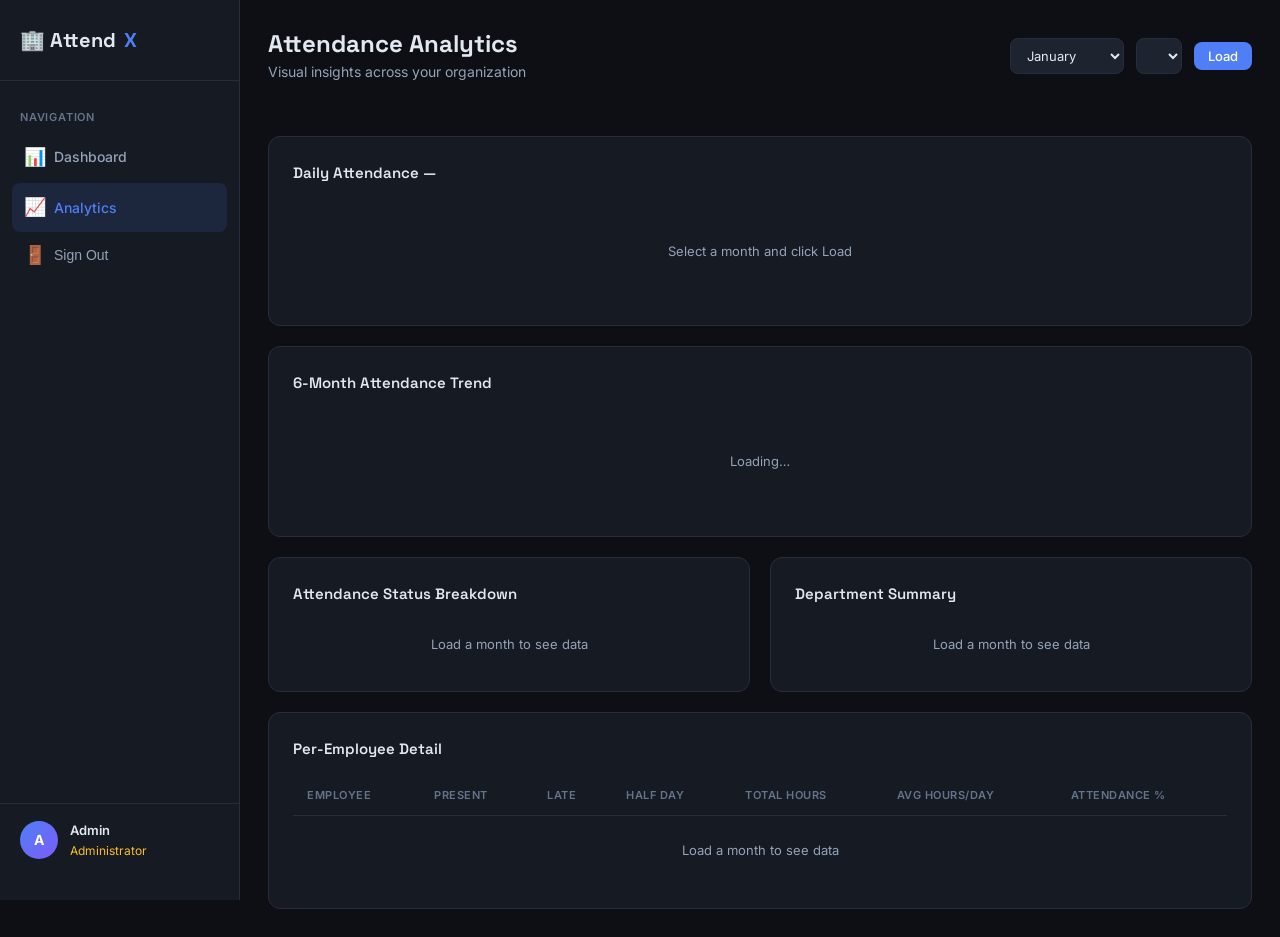
<file: attendx/pages/analytics.html>
<!DOCTYPE html>
<html lang="en">
<head>
  <meta charset="UTF-8">
  <meta name="viewport" content="width=device-width, initial-scale=1.0">
  <title>Analytics — AttendX</title>
  <link rel="stylesheet" href="../css/style.css">
  <link rel="stylesheet" href="../css/dashboard.css">
</head>
<body>

<!-- FIX 2: Mobile sidebar elements were missing from analytics.html -->
<button class="mobile-menu-btn" id="mobileMenuBtn" aria-label="Open menu">☰</button>
<div class="sidebar-overlay" id="sidebarOverlay"></div>

<div class="app-layout">

  <aside class="sidebar">
    <div class="sidebar-logo">🏢 Attend<span class="accent">X</span></div>
    <nav class="sidebar-nav">
      <div class="nav-section">Navigation</div>
      <a class="nav-item" href="/dashboard/admin.html">
        <span class="nav-icon">📊</span> Dashboard
      </a>
      <a class="nav-item active">
        <span class="nav-icon">📈</span> Analytics
      </a>
      <button class="nav-item" id="logoutBtn">
        <span class="nav-icon">🚪</span> Sign Out
      </button>
    </nav>
    <div class="sidebar-user">
      <div class="user-avatar" id="avatarEl">A</div>
      <div>
        <div class="user-info-name" id="userNameEl">Admin</div>
        <div class="user-info-role" style="color:var(--warning)">Administrator</div>
      </div>
    </div>
  </aside>

  <main class="main-content">

    <div class="topbar">
      <div>
        <h1 class="page-title">Attendance Analytics</h1>
        <p class="page-subtitle">Visual insights across your organization</p>
      </div>
      <div style="display:flex;gap:12px;align-items:center">
        <select id="anaMonth" style="width:auto;padding:8px 12px;font-size:13px">
          <option value="1">January</option>  <option value="2">February</option>
          <option value="3">March</option>     <option value="4">April</option>
          <option value="5">May</option>       <option value="6">June</option>
          <option value="7">July</option>      <option value="8">August</option>
          <option value="9">September</option> <option value="10">October</option>
          <option value="11">November</option> <option value="12">December</option>
        </select>
        <select id="anaYear" style="width:auto;padding:8px 12px;font-size:13px"></select>
        <button class="btn btn-primary btn-sm" id="anaLoadBtn">Load</button>
      </div>
    </div>

    <!-- ── Summary rings row ────────────────────────────────── -->
    <div style="
      display:               grid;
      grid-template-columns: repeat(auto-fill, minmax(220px, 1fr));
      gap:                   16px;
      margin-bottom:         24px;
    " id="summaryRings">
      <!-- filled by JS -->
    </div>

    <!-- ── Daily attendance bar chart ───────────────────────── -->
    <div class="card" style="margin-bottom:20px">
      <div class="card-title">Daily Attendance — <span id="chartMonthLabel"></span></div>
      <div id="dailyChart">
        <div class="text-muted text-center" style="padding:40px">
          Select a month and click Load
        </div>
      </div>
    </div>

    <!-- ── 6-month trend chart ────────────────────────────────── -->
    <div class="card" style="margin-bottom:20px">
      <div class="card-title">6-Month Attendance Trend</div>
      <div id="trendChart">
        <div class="text-muted text-center" style="padding:40px">Loading…</div>
      </div>
    </div>

    <!-- ── Status breakdown for the month ───────────────────── -->
    <div style="display:grid;grid-template-columns:1fr 1fr;gap:20px;margin-bottom:20px">

      <div class="card">
        <div class="card-title">Attendance Status Breakdown</div>
        <div id="statusBreakdown" style="padding:12px 0">
          <div class="text-muted text-center">Load a month to see data</div>
        </div>
      </div>

      <div class="card">
        <div class="card-title">Department Summary</div>
        <div id="deptSummary" style="padding:12px 0">
          <div class="text-muted text-center">Load a month to see data</div>
        </div>
      </div>

    </div>

    <!-- ── Per-employee detail table ────────────────────────── -->
    <div class="card">
      <div class="card-title">
        Per-Employee Detail
        <button class="btn btn-outline btn-sm hidden" id="anaExportBtn">⬇ Export CSV</button>
      </div>
      <div class="table-wrap">
        <table>
          <thead>
            <tr>
              <th>Employee</th>
              <th>Present</th>
              <th>Late</th>
              <th>Half Day</th>
              <th>Total Hours</th>
              <th>Avg Hours/Day</th>
              <th>Attendance %</th>
            </tr>
          </thead>
          <tbody id="detailBody">
            <tr><td colspan="7" class="text-center text-muted" style="padding:24px">
              Load a month to see data
            </td></tr>
          </tbody>
        </table>
      </div>
    </div>

  </main>
</div>

<script type="module">
  import { requireAdmin }                      from '../js/supabase-client.js';
  import { getDailyBreakdown, getSixMonthTrend,
           renderBarChart, renderRing }         from '../js/analytics.js';
  import { getEmployeeMonthlySummaries }        from '../js/admin.js';
  import { handleLogout }                       from '../js/auth.js';
  import { exportCSV, getCurrentMonthYear, initMobileSidebar } from '../js/utils.js';

  const { user, profile } = await requireAdmin() || {};
  if (!user) throw new Error('redirect');

  const initials = (profile.full_name||'A').split(' ').map(w=>w[0]).join('').toUpperCase().slice(0,2);
  document.getElementById('avatarEl').textContent   = initials;
  document.getElementById('userNameEl').textContent = profile.full_name;
  document.getElementById('logoutBtn').addEventListener('click', handleLogout);

  // Populate year selector
  const curYear  = new Date().getFullYear();
  const curMonth = new Date().getMonth() + 1;
  const yearSel  = document.getElementById('anaYear');
  for (let y = curYear; y >= curYear - 3; y--) {
    yearSel.innerHTML += `<option value="${y}" ${y===curYear?'selected':''}>${y}</option>`;
  }
  document.getElementById('anaMonth').value = curMonth;

  const MONTH_NAMES = ['January','February','March','April','May','June',
                       'July','August','September','October','November','December'];
  const SHORT_MONTHS = ['Jan','Feb','Mar','Apr','May','Jun',
                        'Jul','Aug','Sep','Oct','Nov','Dec'];

  let currentSummaries = [];

  async function loadAnalytics() {
    const month  = parseInt(document.getElementById('anaMonth').value);
    const year   = parseInt(document.getElementById('anaYear').value);
    const btn    = document.getElementById('anaLoadBtn');
    btn.disabled = true;
    btn.textContent = 'Loading…';

    document.getElementById('chartMonthLabel').textContent =
      `${MONTH_NAMES[month-1]} ${year}`;

    // Run data fetches in parallel
    const [daily, summaries] = await Promise.all([
      getDailyBreakdown(month, year),
      getEmployeeMonthlySummaries(month, year)
    ]);

    currentSummaries = summaries;
    btn.disabled     = false;
    btn.textContent  = 'Load';

    // ── Summary ring stats ─────────────────────────────────
    const totalPresent  = summaries.reduce((s, r) => s + r.present, 0);
    const totalLate     = summaries.reduce((s, r) => s + r.late, 0);
    const totalHalfDay  = summaries.reduce((s, r) => s + r.half_day, 0);
    const totalHours    = Math.round(summaries.reduce((s,r) => s + r.total_hours, 0) * 10) / 10;
    const totalDays     = totalPresent + totalLate + totalHalfDay;

    // Working days in the month
    let workDays = 0;
    const daysInMonth = new Date(year, month, 0).getDate();
    for (let d = 1; d <= daysInMonth; d++) {
      const dow = new Date(year, month-1, d).getDay();
      if (dow !== 0 && dow !== 6) workDays++;
    }
    const expectedDays = workDays * summaries.length;
    const pct = expectedDays > 0 ? Math.round((totalDays / expectedDays) * 100) : 0;

    document.getElementById('summaryRings').innerHTML = `
      <div class="card" style="text-align:center">
        <div class="card-title" style="justify-content:center">Attendance Rate</div>
        <div style="display:flex;justify-content:center;margin:12px 0" id="ring1"></div>
        <div class="text-muted">${totalDays} / ${expectedDays} expected days</div>
      </div>
      <div class="card" style="text-align:center">
        <div class="card-title" style="justify-content:center">On Time</div>
        <div style="font-size:40px;font-weight:700;color:var(--success);font-family:var(--font-display)">${totalPresent}</div>
        <div class="text-muted">days this month</div>
      </div>
      <div class="card" style="text-align:center">
        <div class="card-title" style="justify-content:center">Late Arrivals</div>
        <div style="font-size:40px;font-weight:700;color:var(--warning);font-family:var(--font-display)">${totalLate}</div>
        <div class="text-muted">days this month</div>
      </div>
      <div class="card" style="text-align:center">
        <div class="card-title" style="justify-content:center">Total Hours</div>
        <div style="font-size:40px;font-weight:700;color:var(--accent);font-family:var(--font-display)">${totalHours}h</div>
        <div class="text-muted">across all employees</div>
      </div>
    `;
    renderRing(document.getElementById('ring1'), pct);

    // ── Daily bar chart ────────────────────────────────────
    const chartData = daily.map(d => ({
      label: String(new Date(d.date + 'T00:00:00').getDate()),
      value: d.count,
      color: d.isWeekend
        ? 'var(--surface2)'
        : d.count === 0
          ? 'var(--danger-dim)'
          : 'var(--accent)'
    }));
    renderBarChart(document.getElementById('dailyChart'), chartData, {
      height: 140, showValues: true
    });

    // ── Status breakdown ───────────────────────────────────
    const statuses = [
      { label: 'Present',  value: totalPresent, color: 'var(--success)' },
      { label: 'Late',     value: totalLate,    color: 'var(--warning)' },
      { label: 'Half Day', value: totalHalfDay, color: 'var(--accent)'  }
    ];
    const maxStatus = Math.max(...statuses.map(s => s.value), 1);

    document.getElementById('statusBreakdown').innerHTML = statuses.map(s => `
      <div style="display:flex;align-items:center;gap:12px;margin-bottom:14px">
        <div style="width:80px;font-size:13px;color:var(--text-2)">${s.label}</div>
        <div style="flex:1;height:10px;background:var(--surface2);border-radius:5px;overflow:hidden">
          <div style="height:100%;width:${Math.round(s.value/maxStatus*100)}%;
            background:${s.color};border-radius:5px;transition:width 0.4s"></div>
        </div>
        <div style="width:32px;text-align:right;font-weight:600;font-size:14px">${s.value}</div>
      </div>
    `).join('');

    // ── Department summary ─────────────────────────────────
    const byDept = {};
    summaries.forEach(s => {
      if (!byDept[s.department]) byDept[s.department] = { hours: 0, employees: 0 };
      byDept[s.department].hours     += s.total_hours;
      byDept[s.department].employees += 1;
    });

    const deptRows = Object.entries(byDept)
      .sort((a,b) => b[1].hours - a[1].hours);

    document.getElementById('deptSummary').innerHTML = deptRows.length
      ? deptRows.map(([dept, d]) => `
          <div style="display:flex;justify-content:space-between;
            align-items:center;padding:10px 0;
            border-bottom:1px solid var(--border)">
            <div>
              <div style="font-weight:500;color:var(--text)">${dept}</div>
              <div style="font-size:12px;color:var(--text-3)">${d.employees} employee${d.employees>1?'s':''}</div>
            </div>
            <div style="text-align:right">
              <div style="font-weight:600;color:var(--accent)">${Math.round(d.hours*10)/10}h</div>
              <div style="font-size:12px;color:var(--text-3)">total hours</div>
            </div>
          </div>
        `).join('')
      : '<div class="text-muted text-center">No department data</div>';

    // ── Per-employee detail table ──────────────────────────
    const tbody     = document.getElementById('detailBody');
    const exportBtn = document.getElementById('anaExportBtn');

    if (!summaries.length) {
      tbody.innerHTML = `<tr><td colspan="7">
        <div class="empty-state"><div class="icon">📭</div>
        <h3>No data for this period</h3></div>
      </td></tr>`;
      exportBtn.classList.add('hidden');
      return;
    }

    exportBtn.classList.remove('hidden');

    tbody.innerHTML = summaries.map(row => {
      const attended  = row.present + row.late + row.half_day;
      const pctAtt    = workDays > 0
        ? Math.round((attended / workDays) * 100) : 0;
      const avgHours  = attended > 0
        ? Math.round((row.total_hours / attended) * 10) / 10 : 0;
      const pctColor  = pctAtt >= 80
        ? 'var(--success)' : pctAtt >= 60
        ? 'var(--warning)' : 'var(--danger)';

      return `
        <tr>
          <td>
            <div style="font-weight:500;color:var(--text)">${row.full_name}</div>
            <div style="font-size:12px;color:var(--text-3)">${row.department}</div>
          </td>
          <td style="color:var(--success);font-weight:600">${row.present}</td>
          <td style="color:var(--warning);font-weight:600">${row.late}</td>
          <td>${row.half_day}</td>
          <td><strong>${row.total_hours}h</strong></td>
          <td>${avgHours}h</td>
          <td>
            <div style="display:flex;align-items:center;gap:8px">
              <div style="flex:1;height:6px;background:var(--surface2);
                border-radius:3px;overflow:hidden;min-width:60px">
                <div style="height:100%;width:${pctAtt}%;
                  background:${pctColor};border-radius:3px"></div>
              </div>
              <span style="font-size:13px;font-weight:600;
                color:${pctColor};min-width:36px">${pctAtt}%</span>
            </div>
          </td>
        </tr>
      `;
    }).join('');
  }

  document.getElementById('anaLoadBtn').addEventListener('click', loadAnalytics);

  // Export button
  document.getElementById('anaExportBtn').addEventListener('click', () => {
    const month = parseInt(document.getElementById('anaMonth').value);
    const year  = parseInt(document.getElementById('anaYear').value);
    exportCSV(
      `attendx_analytics_${SHORT_MONTHS[month-1]}_${year}.csv`,
      currentSummaries.map(row => {
        const attended = row.present + row.late + row.half_day;
        return [
          row.full_name, row.email, row.department,
          row.present, row.late, row.half_day,
          row.total_hours,
          attended > 0 ? Math.round(row.total_hours / attended * 10) / 10 : 0
        ];
      }),
      ['Name','Email','Department','Present','Late','Half Day',
       'Total Hours','Avg Hours/Day']
    );
  });

  // Load 6-month trend immediately (doesn't need month selector)
  async function loadTrend() {
    const trend = await getSixMonthTrend();
    renderBarChart(
      document.getElementById('trendChart'),
      trend.map(t => ({ label: t.label, value: t.count })),
      { height: 120, barColor: 'var(--accent)', showValues: true }
    );
  }
  loadTrend();

  // Load current month on page open
  loadAnalytics();

  // FIX 2: Initialize mobile sidebar (was missing entirely from this page)
  initMobileSidebar();

</script>

</body>
</html>
</file>
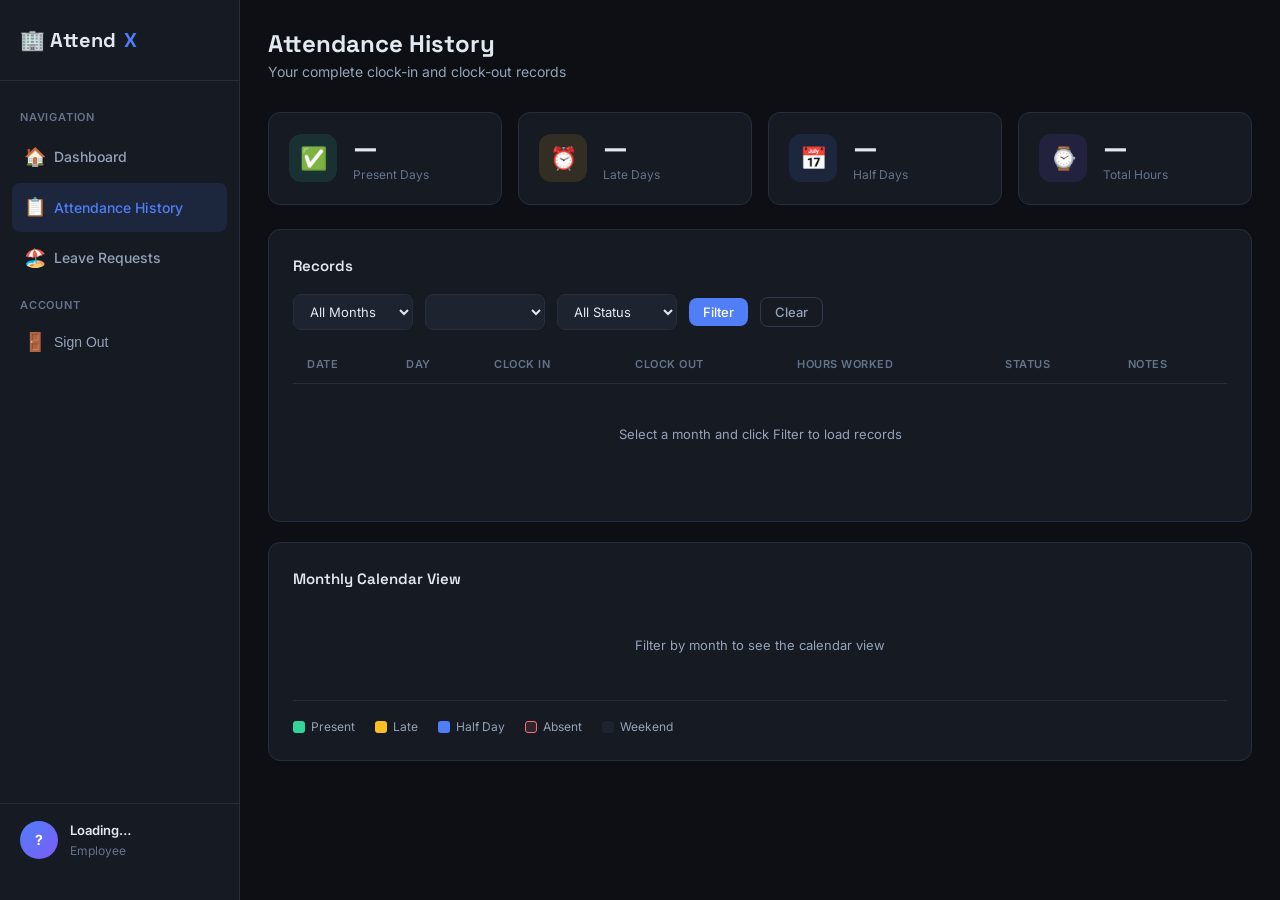
<file: attendx/pages/attendance.html>
<!DOCTYPE html>
<html lang="en">
<head>
  <meta charset="UTF-8">
  <meta name="viewport" content="width=device-width, initial-scale=1.0">
  <title>Attendance History — AttendX</title>
  <link rel="stylesheet" href="../css/style.css">
  <link rel="stylesheet" href="../css/dashboard.css">
</head>
<body>

<!-- Mobile UI -->
<button class="mobile-menu-btn" id="mobileMenuBtn" aria-label="Open menu">☰</button>
<div class="sidebar-overlay" id="sidebarOverlay"></div>

<div class="app-layout">

  <!-- ══ SIDEBAR ══════════════════════════════════════════════ -->
  <aside class="sidebar">
    <div class="sidebar-logo">🏢 Attend<span class="accent">X</span></div>

    <nav class="sidebar-nav">
      <div class="nav-section">Navigation</div>
      <a class="nav-item" href="/dashboard/employee.html">
        <span class="nav-icon">🏠</span> Dashboard
      </a>
      <a class="nav-item active">
        <span class="nav-icon">📋</span> Attendance History
      </a>
      <a class="nav-item" href="/pages/leave.html">
        <span class="nav-icon">🏖️</span> Leave Requests
      </a>
      <div class="nav-section">Account</div>
      <button class="nav-item" id="logoutBtn">
        <span class="nav-icon">🚪</span> Sign Out
      </button>
    </nav>

    <div class="sidebar-user">
      <div class="user-avatar" id="avatarEl">?</div>
      <div>
        <div class="user-info-name" id="userNameEl">Loading…</div>
        <div class="user-info-role">Employee</div>
      </div>
    </div>
  </aside>

  <!-- ══ MAIN CONTENT ══════════════════════════════════════════ -->
  <main class="main-content">

    <div class="topbar">
      <div>
        <h1 class="page-title">Attendance History</h1>
        <p class="page-subtitle">Your complete clock-in and clock-out records</p>
      </div>
    </div>

    <!-- ── Summary Stats for selected month ─────────────────── -->
    <div class="stats-grid" id="monthStats" style="margin-bottom:24px">
      <div class="stat-card">
        <div class="stat-icon green">✅</div>
        <div>
          <div class="stat-value" id="statPresent">—</div>
          <div class="stat-label">Present Days</div>
        </div>
      </div>
      <div class="stat-card">
        <div class="stat-icon yellow">⏰</div>
        <div>
          <div class="stat-value" id="statLate">—</div>
          <div class="stat-label">Late Days</div>
        </div>
      </div>
      <div class="stat-card">
        <div class="stat-icon blue">📅</div>
        <div>
          <div class="stat-value" id="statHalfDay">—</div>
          <div class="stat-label">Half Days</div>
        </div>
      </div>
      <div class="stat-card">
        <div class="stat-icon purple">⌚</div>
        <div>
          <div class="stat-value" id="statHours">—</div>
          <div class="stat-label">Total Hours</div>
        </div>
      </div>
    </div>

    <!-- ── Records Table ──────────────────────────────────────── -->
    <div class="card">
      <div class="card-title">
        Records
        <button class="btn btn-outline btn-sm hidden" id="exportBtn">⬇ Export CSV</button>
      </div>

      <!-- Filters -->
      <div class="filter-bar" style="margin-bottom:16px">
        <select id="filterMonth">
          <option value="">All Months</option>
          <option value="1">January</option>
          <option value="2">February</option>
          <option value="3">March</option>
          <option value="4">April</option>
          <option value="5">May</option>
          <option value="6">June</option>
          <option value="7">July</option>
          <option value="8">August</option>
          <option value="9">September</option>
          <option value="10">October</option>
          <option value="11">November</option>
          <option value="12">December</option>
        </select>
        <select id="filterYear"></select>
        <select id="filterStatus">
          <option value="">All Status</option>
          <option value="present">Present</option>
          <option value="late">Late</option>
          <option value="half_day">Half Day</option>
        </select>
        <button class="btn btn-primary btn-sm" id="filterBtn">Filter</button>
        <button class="btn btn-outline btn-sm" id="clearBtn">Clear</button>
      </div>

      <!-- Table -->
      <div class="table-wrap">
        <table id="attendanceTable">
          <thead>
            <tr>
              <th>Date</th>
              <th>Day</th>
              <th>Clock In</th>
              <th>Clock Out</th>
              <th>Hours Worked</th>
              <th>Status</th>
              <th>Notes</th>
            </tr>
          </thead>
          <tbody id="tableBody">
            <tr>
              <td colspan="7" class="text-center text-muted" style="padding:40px">
                Select a month and click Filter to load records
              </td>
            </tr>
          </tbody>
        </table>
      </div>

      <!-- Record count -->
      <div id="recordCount" class="text-muted" style="margin-top:12px;font-size:13px"></div>
    </div>

    <!-- ── Monthly Attendance Calendar Heatmap ───────────────── -->
    <div class="card" style="margin-top:20px">
      <div class="card-title">Monthly Calendar View</div>
      <div id="calendarView" style="padding:8px 0">
        <div class="text-muted text-center" style="padding:20px">
          Filter by month to see the calendar view
        </div>
      </div>
      <!-- Legend -->
      <div style="display:flex;gap:20px;flex-wrap:wrap;margin-top:16px;padding-top:16px;
        border-top:1px solid var(--border);font-size:12px;color:var(--text-2)">
        <span style="display:flex;align-items:center;gap:6px">
          <span style="width:12px;height:12px;border-radius:3px;background:var(--success);display:inline-block"></span>
          Present
        </span>
        <span style="display:flex;align-items:center;gap:6px">
          <span style="width:12px;height:12px;border-radius:3px;background:var(--warning);display:inline-block"></span>
          Late
        </span>
        <span style="display:flex;align-items:center;gap:6px">
          <span style="width:12px;height:12px;border-radius:3px;background:var(--accent);display:inline-block"></span>
          Half Day
        </span>
        <span style="display:flex;align-items:center;gap:6px">
          <span style="width:12px;height:12px;border-radius:3px;background:var(--danger-dim);border:1px solid var(--danger);display:inline-block"></span>
          Absent
        </span>
        <span style="display:flex;align-items:center;gap:6px">
          <span style="width:12px;height:12px;border-radius:3px;background:var(--surface2);display:inline-block"></span>
          Weekend
        </span>
      </div>
    </div>

  </main>
</div>

<script type="module">
  import { waitForSession, getUserProfile, supabase } from '../js/supabase-client.js';
  import { getAttendanceHistory, getMonthlySummary }  from '../js/attendance.js';
  import { handleLogout }                             from '../js/auth.js';
  import { formatDate, formatTime, statusBadge,
           exportCSV, todayISO }                      from '../js/utils.js';

  // ── Auth guard ────────────────────────────────────────────
  const session = await waitForSession();
  if (!session) { window.location.href = '/login.html'; throw new Error(); }
  const user    = session.user;
  const profile = await getUserProfile(user.id);
  if (!profile)  { window.location.href = '/login.html'; throw new Error(); }

  // ── Sidebar user ──────────────────────────────────────────
  const initials = (profile.full_name||'U').split(' ').map(w=>w[0]).join('').toUpperCase().slice(0,2);
  document.getElementById('avatarEl').textContent   = initials;
  document.getElementById('userNameEl').textContent = profile.full_name || user.email;
  document.getElementById('logoutBtn').addEventListener('click', handleLogout);

  // ── Populate year selector ────────────────────────────────
  const curYear  = new Date().getFullYear();
  const curMonth = new Date().getMonth() + 1;
  const yearSel  = document.getElementById('filterYear');
  for (let y = curYear; y >= curYear - 3; y--) {
    yearSel.innerHTML += `<option value="${y}" ${y === curYear ? 'selected' : ''}>${y}</option>`;
  }
  document.getElementById('filterMonth').value = curMonth;

  let allRecords = [];

  // ── Load records ──────────────────────────────────────────
  async function loadRecords() {
    const month    = parseInt(document.getElementById('filterMonth').value) || null;
    const year     = parseInt(document.getElementById('filterYear').value)  || curYear;
    const statusF  = document.getElementById('filterStatus').value          || null;

    // Fetch from Supabase
    let query = supabase
      .from('attendance_logs')
      .select('*')
      .eq('user_id', user.id)
      .order('date', { ascending: false });

    if (month && year) {
      const startDate = `${year}-${String(month).padStart(2,'0')}-01`;
      const lastDay   = new Date(year, month, 0).getDate();
      const endDate   = `${year}-${String(month).padStart(2,'0')}-${String(lastDay).padStart(2,'0')}`;
      query = query.gte('date', startDate).lte('date', endDate);
    }
    if (statusF) query = query.eq('status', statusF);

    const { data, error } = await query;
    if (error) { console.error(error); return; }

    allRecords = data || [];
    renderTable(allRecords);
    updateStats(month, year);
    if (month && year) renderCalendar(month, year, allRecords);
    else document.getElementById('calendarView').innerHTML =
      '<div class="text-muted text-center" style="padding:20px">Filter by month to see calendar view</div>';
  }

  // ── Render table ──────────────────────────────────────────
  function renderTable(records) {
    const tbody     = document.getElementById('tableBody');
    const exportBtn = document.getElementById('exportBtn');
    const countEl   = document.getElementById('recordCount');

    if (!records.length) {
      tbody.innerHTML = `<tr><td colspan="7">
        <div class="empty-state">
          <div class="icon">📭</div>
          <h3>No records found</h3>
          <p>Try adjusting your filters or clock in to start tracking</p>
        </div>
      </td></tr>`;
      exportBtn.classList.add('hidden');
      countEl.textContent = '';
      return;
    }

    exportBtn.classList.remove('hidden');
    countEl.textContent = `${records.length} record${records.length !== 1 ? 's' : ''} found`;

    const DAYS = ['Sun','Mon','Tue','Wed','Thu','Fri','Sat'];

    tbody.innerHTML = records.map(r => {
      const dateObj  = new Date(r.date + 'T00:00:00');
      const dayName  = DAYS[dateObj.getDay()];
      const isToday  = r.date === todayISO();

      return `
        <tr style="${isToday ? 'background:var(--accent-dim)' : ''}">
          <td>
            <span style="font-weight:500;color:var(--text)">
              ${formatDate(r.date)}
            </span>
            ${isToday ? '<span class="badge badge-info" style="margin-left:6px;font-size:10px">Today</span>' : ''}
          </td>
          <td style="color:var(--text-3)">${dayName}</td>
          <td>
            <span style="font-weight:500;color:var(--text)">
              ${formatTime(r.clock_in)}
            </span>
          </td>
          <td>
            ${r.clock_out
              ? `<span style="font-weight:500;color:var(--text)">${formatTime(r.clock_out)}</span>`
              : '<span class="badge badge-warning">In Progress</span>'
            }
          </td>
          <td>
            ${r.total_hours != null
              ? `<strong>${r.total_hours}h</strong>`
              : r.clock_in && !r.clock_out
                ? '<span class="text-muted">—</span>'
                : '—'
            }
          </td>
          <td>${statusBadge(r.status)}</td>
          <td style="max-width:180px;overflow:hidden;text-overflow:ellipsis;white-space:nowrap;color:var(--text-2)">
            ${r.notes || '—'}
          </td>
        </tr>
      `;
    }).join('');
  }

  // ── Update stat cards ─────────────────────────────────────
  async function updateStats(month, year) {
    if (!month || !year) {
      ['statPresent','statLate','statHalfDay','statHours'].forEach(id => {
        document.getElementById(id).textContent = '—';
      });
      return;
    }

    const summary = await getMonthlySummary(user.id, month, year);
    if (summary) {
      document.getElementById('statPresent').textContent  = Number(summary.present_days);
      document.getElementById('statLate').textContent     = Number(summary.late_days);
      document.getElementById('statHalfDay').textContent  = Number(summary.half_days);
      document.getElementById('statHours').textContent    = Number(summary.total_hours) + 'h';
    }
  }

  // ── Calendar heatmap ──────────────────────────────────────
  function renderCalendar(month, year, records) {
    const container   = document.getElementById('calendarView');
    const daysInMonth = new Date(year, month, 0).getDate();
    const firstDay    = new Date(year, month - 1, 1).getDay(); // 0=Sun

    // Map date string → status
    const dateMap = {};
    records.forEach(r => { dateMap[r.date] = r.status; });

    const MONTH_NAMES = ['January','February','March','April','May','June',
                         'July','August','September','October','November','December'];
    const DAY_LABELS  = ['Sun','Mon','Tue','Wed','Thu','Fri','Sat'];

    let html = `
      <div style="font-weight:600;font-size:15px;margin-bottom:16px;color:var(--text)">
        ${MONTH_NAMES[month-1]} ${year}
      </div>
      <div style="
        display:               grid;
        grid-template-columns: repeat(7, 1fr);
        gap:                   6px;
        max-width:             420px;
      ">
    `;

    // Day labels header
    DAY_LABELS.forEach(d => {
      html += `<div style="text-align:center;font-size:11px;font-weight:600;
        color:var(--text-3);padding:4px 0">${d}</div>`;
    });

    // Empty cells before day 1
    for (let i = 0; i < firstDay; i++) {
      html += `<div></div>`;
    }

    // Day cells
    const today = todayISO();
    for (let d = 1; d <= daysInMonth; d++) {
      const dateStr  = `${year}-${String(month).padStart(2,'0')}-${String(d).padStart(2,'0')}`;
      const dow      = new Date(dateStr).getDay();
      const isWknd   = dow === 0 || dow === 6;
      const isToday  = dateStr === today;
      const isFuture = dateStr > today;
      const status   = dateMap[dateStr];

      let bg    = 'var(--surface2)';
      let title = 'Weekend';

      if (!isWknd) {
        if (isFuture)           { bg = 'var(--surface2)';   title = 'Future'; }
        else if (!status)       { bg = 'rgba(248,113,113,0.15)'; title = 'Absent'; }
        else if (status === 'present')  { bg = 'rgba(52,211,153,0.3)';  title = 'Present'; }
        else if (status === 'late')     { bg = 'rgba(251,191,36,0.3)';  title = 'Late'; }
        else if (status === 'half_day') { bg = 'rgba(79,126,247,0.3)';  title = 'Half Day'; }
      }

      html += `
        <div title="${title} — ${dateStr}" style="
          aspect-ratio:  1;
          border-radius: 6px;
          background:    ${bg};
          display:       flex;
          align-items:   center;
          justify-content: center;
          font-size:     12px;
          font-weight:   ${isToday ? '700' : '400'};
          color:         ${isWknd || isFuture ? 'var(--text-3)' : 'var(--text)'};
          border:        ${isToday ? '2px solid var(--accent)' : '2px solid transparent'};
          cursor:        default;
        ">${d}</div>
      `;
    }

    html += `</div>`;
    container.innerHTML = html;
  }

  // ── CSV Export ────────────────────────────────────────────
  document.getElementById('exportBtn').addEventListener('click', () => {
    const month     = document.getElementById('filterMonth').value;
    const year      = document.getElementById('filterYear').value;
    const MONTHS    = ['Jan','Feb','Mar','Apr','May','Jun','Jul','Aug','Sep','Oct','Nov','Dec'];
    const label     = month ? `_${MONTHS[month-1]}_${year}` : `_${year}`;

    exportCSV(
      `my_attendance${label}.csv`,
      allRecords.map(r => [
        r.date,
        new Date(r.date + 'T00:00:00').toLocaleDateString('en-US', { weekday: 'long' }),
        formatTime(r.clock_in),
        r.clock_out ? formatTime(r.clock_out) : '',
        r.total_hours ?? '',
        r.status,
        r.notes || ''
      ]),
      ['Date','Day','Clock In','Clock Out','Total Hours','Status','Notes']
    );
  });

  // ── Filter buttons ────────────────────────────────────────
  document.getElementById('filterBtn').addEventListener('click', loadRecords);

  document.getElementById('clearBtn').addEventListener('click', () => {
    document.getElementById('filterMonth').value = curMonth;
    document.getElementById('filterYear').value  = curYear;
    document.getElementById('filterStatus').value = '';
    loadRecords();
  });

  // ── Mobile sidebar ────────────────────────────────────────
  const sidebar = document.querySelector('.sidebar');
  const menuBtn = document.getElementById('mobileMenuBtn');
  const overlay = document.getElementById('sidebarOverlay');

  menuBtn.addEventListener('click', () => {
    const open = sidebar.classList.toggle('mobile-open');
    overlay.classList.toggle('show', open);
    menuBtn.textContent = open ? '✕' : '☰';
  });
  overlay.addEventListener('click', () => {
    sidebar.classList.remove('mobile-open');
    overlay.classList.remove('show');
    menuBtn.textContent = '☰';
  });

  // ── Initial load ──────────────────────────────────────────
  loadRecords();

</script>

</body>
</html>
</file>
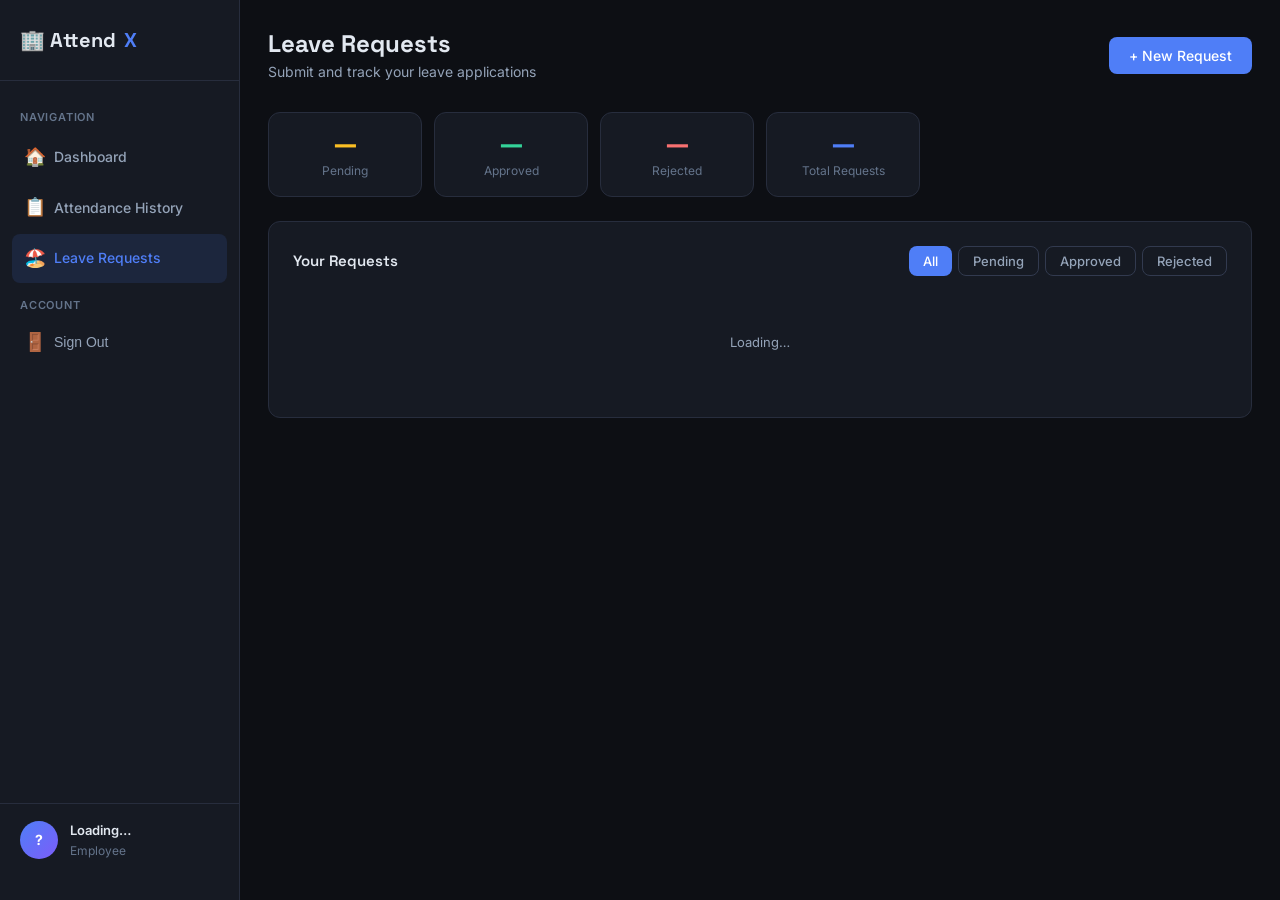
<file: attendx/pages/leave.html>
<!DOCTYPE html>
<html lang="en">
<head>
  <meta charset="UTF-8">
  <meta name="viewport" content="width=device-width, initial-scale=1.0">
  <title>Leave Requests — AttendX</title>
  <link rel="stylesheet" href="../css/style.css">
  <link rel="stylesheet" href="../css/dashboard.css">
  <style>
    /* Leave request form card */
    .leave-form-card {
      background:    var(--surface);
      border:        1px solid var(--accent);
      border-radius: var(--radius);
      padding:       24px;
      margin-bottom: 24px;
    }

    /* Leave type pill selector */
    .leave-type-grid {
      display:               grid;
      grid-template-columns: repeat(auto-fill, minmax(130px, 1fr));
      gap:                   10px;
      margin-bottom:         4px;
    }

    .leave-type-pill {
      padding:       10px 8px;
      border-radius: var(--radius-sm);
      border:        2px solid var(--border);
      background:    var(--surface2);
      cursor:        pointer;
      text-align:    center;
      font-size:     13px;
      font-weight:   500;
      color:         var(--text-2);
      transition:    all 0.15s;
      display:       flex;
      flex-direction: column;
      align-items:   center;
      gap:           4px;
    }
    .leave-type-pill:hover {
      border-color: var(--accent);
      color:        var(--accent);
    }
    .leave-type-pill.selected {
      border-color: var(--accent);
      background:   var(--accent-dim);
      color:        var(--accent);
    }
    .leave-type-pill .pill-icon { font-size: 20px; }

    /* Days counter badge */
    .days-counter {
      display:         inline-flex;
      align-items:     center;
      gap:             8px;
      background:      var(--accent-dim);
      border:          1px solid var(--accent);
      border-radius:   var(--radius-sm);
      padding:         10px 16px;
      font-size:       14px;
      color:           var(--accent);
      margin-top:      4px;
    }
    .days-counter .days-num {
      font-family:  var(--font-display);
      font-size:    24px;
      font-weight:  700;
    }

    /* Leave request card in list */
    .leave-card {
      background:    var(--surface2);
      border:        1px solid var(--border);
      border-radius: var(--radius);
      padding:       18px 20px;
      margin-bottom: 12px;
      display:       grid;
      grid-template-columns: 1fr auto;
      gap:           12px;
      align-items:   start;
    }
    .leave-card:last-child { margin-bottom: 0; }

    .leave-card-header {
      display:     flex;
      align-items: center;
      gap:         10px;
      margin-bottom: 8px;
    }

    .leave-type-tag {
      font-family:   var(--font-display);
      font-size:     13px;
      font-weight:   600;
      color:         var(--text);
      text-transform: capitalize;
    }

    .leave-card-meta {
      font-size: 13px;
      color:     var(--text-2);
      display:   flex;
      gap:       16px;
      flex-wrap: wrap;
    }

    .leave-card-reason {
      margin-top: 8px;
      font-size:  13px;
      color:      var(--text-2);
      line-height: 1.5;
    }

    .leave-card-comment {
      margin-top:    8px;
      padding:       10px 12px;
      background:    var(--surface);
      border-radius: var(--radius-sm);
      border-left:   3px solid var(--accent);
      font-size:     13px;
      color:         var(--text-2);
    }

    /* Stats bar */
    .leave-stats {
      display:               grid;
      grid-template-columns: repeat(auto-fill, minmax(150px, 1fr));
      gap:                   12px;
      margin-bottom:         24px;
    }

    .leave-stat {
      background:    var(--surface);
      border:        1px solid var(--border);
      border-radius: var(--radius);
      padding:       16px;
      text-align:    center;
    }

    .leave-stat-val {
      font-family: var(--font-display);
      font-size:   28px;
      font-weight: 700;
      line-height: 1;
    }

    .leave-stat-label {
      font-size:  12px;
      color:      var(--text-3);
      margin-top: 4px;
    }
  </style>
</head>
<body>

<!-- Mobile UI -->
<button class="mobile-menu-btn" id="mobileMenuBtn" aria-label="Open menu">☰</button>
<div class="sidebar-overlay" id="sidebarOverlay"></div>

<div class="app-layout">

  <!-- ══ SIDEBAR ══════════════════════════════════════════════ -->
  <aside class="sidebar">
    <div class="sidebar-logo">🏢 Attend<span class="accent">X</span></div>

    <nav class="sidebar-nav">
      <div class="nav-section">Navigation</div>
      <a class="nav-item" href="/dashboard/employee.html">
        <span class="nav-icon">🏠</span> Dashboard
      </a>
      <a class="nav-item" href="/pages/attendance.html">
        <span class="nav-icon">📋</span> Attendance History
      </a>
      <a class="nav-item active">
        <span class="nav-icon">🏖️</span> Leave Requests
      </a>
      <div class="nav-section">Account</div>
      <button class="nav-item" id="logoutBtn">
        <span class="nav-icon">🚪</span> Sign Out
      </button>
    </nav>

    <div class="sidebar-user">
      <div class="user-avatar" id="avatarEl">?</div>
      <div>
        <div class="user-info-name" id="userNameEl">Loading…</div>
        <div class="user-info-role">Employee</div>
      </div>
    </div>
  </aside>

  <!-- ══ MAIN CONTENT ══════════════════════════════════════════ -->
  <main class="main-content">

    <div class="topbar">
      <div>
        <h1 class="page-title">Leave Requests</h1>
        <p class="page-subtitle">Submit and track your leave applications</p>
      </div>
      <button class="btn btn-primary" id="newRequestBtn">+ New Request</button>
    </div>

    <!-- ── Leave Stats ────────────────────────────────────────── -->
    <div class="leave-stats" id="leaveStats">
      <div class="leave-stat">
        <div class="leave-stat-val" id="statPending" style="color:var(--warning)">—</div>
        <div class="leave-stat-label">Pending</div>
      </div>
      <div class="leave-stat">
        <div class="leave-stat-val" id="statApproved" style="color:var(--success)">—</div>
        <div class="leave-stat-label">Approved</div>
      </div>
      <div class="leave-stat">
        <div class="leave-stat-val" id="statRejected" style="color:var(--danger)">—</div>
        <div class="leave-stat-label">Rejected</div>
      </div>
      <div class="leave-stat">
        <div class="leave-stat-val" id="statTotal" style="color:var(--accent)">—</div>
        <div class="leave-stat-label">Total Requests</div>
      </div>
    </div>

    <!-- ── New Leave Request Form (hidden by default) ────────── -->
    <div class="leave-form-card hidden" id="leaveFormCard">

      <div style="display:flex;align-items:center;justify-content:space-between;margin-bottom:20px">
        <h2 style="font-size:17px;font-weight:600">New Leave Request</h2>
        <button class="btn btn-ghost btn-sm" id="cancelFormBtn">✕ Cancel</button>
      </div>

      <div class="alert" id="formAlert"></div>

      <form id="leaveForm" novalidate>

        <!-- Leave Type Selector -->
        <div class="form-group">
          <label>Leave Type *</label>
          <div class="leave-type-grid">
            <div class="leave-type-pill selected" data-value="sick">
              <span class="pill-icon">🤒</span>
              Sick
            </div>
            <div class="leave-type-pill" data-value="casual">
              <span class="pill-icon">🌴</span>
              Casual
            </div>
            <div class="leave-type-pill" data-value="annual">
              <span class="pill-icon">📅</span>
              Annual
            </div>
            <div class="leave-type-pill" data-value="emergency">
              <span class="pill-icon">🚨</span>
              Emergency
            </div>
            <div class="leave-type-pill" data-value="unpaid">
              <span class="pill-icon">💸</span>
              Unpaid
            </div>
            <div class="leave-type-pill" data-value="other">
              <span class="pill-icon">📝</span>
              Other
            </div>
          </div>
          <input type="hidden" id="selectedLeaveType" value="sick">
        </div>

        <!-- Date Range -->
        <div class="form-row">
          <div class="form-group">
            <label>Start Date *</label>
            <input type="date" id="startDate" name="start_date" required>
          </div>
          <div class="form-group">
            <label>End Date *</label>
            <input type="date" id="endDate" name="end_date" required>
          </div>
        </div>

        <!-- Days counter (auto-calculated) -->
        <div id="daysDisplay" class="hidden" style="margin-bottom:16px">
          <div class="days-counter">
            <span class="days-num" id="daysNum">0</span>
            <span>calendar day(s) requested</span>
          </div>
        </div>

        <!-- Reason -->
        <div class="form-group">
          <label>Reason *</label>
          <textarea
            id="leaveReason"
            name="reason"
            placeholder="Please explain your reason for leave…"
            rows="4"
            required
          ></textarea>
          <div style="font-size:12px;color:var(--text-3);margin-top:4px">
            <span id="charCount">0</span> / 500 characters
          </div>
        </div>

        <div style="display:flex;gap:12px;flex-wrap:wrap">
          <button type="submit" class="btn btn-primary" id="submitBtn">
            Submit Request
          </button>
          <button type="button" class="btn btn-outline" id="cancelFormBtn2">
            Cancel
          </button>
        </div>

      </form>
    </div>

    <!-- ── Leave Requests List ───────────────────────────────── -->
    <div class="card">
      <div class="card-title">
        Your Requests
        <!-- Filter tabs -->
        <div style="display:flex;gap:6px">
          <button class="btn btn-sm btn-primary filter-tab" data-filter="all">All</button>
          <button class="btn btn-sm btn-outline filter-tab" data-filter="pending">Pending</button>
          <button class="btn btn-sm btn-outline filter-tab" data-filter="approved">Approved</button>
          <button class="btn btn-sm btn-outline filter-tab" data-filter="rejected">Rejected</button>
        </div>
      </div>

      <div id="leaveList">
        <div class="text-muted text-center" style="padding:40px">Loading…</div>
      </div>
    </div>

  </main>
</div>

<script type="module">
  import { waitForSession, getUserProfile, supabase } from '../js/supabase-client.js';
  import { handleLogout }                             from '../js/auth.js';
  import { setLoading, showAlert, formatDate,
           statusBadge, daysBetween, todayISO,
           capitalize }                               from '../js/utils.js';

  // ── Auth guard ────────────────────────────────────────────
  const session = await waitForSession();
  if (!session) { window.location.href = '/login.html'; throw new Error(); }
  const user    = session.user;
  const profile = await getUserProfile(user.id);
  if (!profile)  { window.location.href = '/login.html'; throw new Error(); }

  // ── Sidebar user ──────────────────────────────────────────
  const initials = (profile.full_name||'U').split(' ').map(w=>w[0]).join('').toUpperCase().slice(0,2);
  document.getElementById('avatarEl').textContent   = initials;
  document.getElementById('userNameEl').textContent = profile.full_name || user.email;
  document.getElementById('logoutBtn').addEventListener('click', handleLogout);

  // ── Set min dates ─────────────────────────────────────────
  const today = todayISO();
  document.getElementById('startDate').min = today;
  document.getElementById('endDate').min   = today;

  // ── Leave type pill selector ──────────────────────────────
  document.querySelectorAll('.leave-type-pill').forEach(pill => {
    pill.addEventListener('click', () => {
      document.querySelectorAll('.leave-type-pill').forEach(p => p.classList.remove('selected'));
      pill.classList.add('selected');
      document.getElementById('selectedLeaveType').value = pill.dataset.value;
    });
  });

  // ── Date change → update days counter ────────────────────
  function recalcDays() {
    const s   = document.getElementById('startDate').value;
    const e   = document.getElementById('endDate').value;
    const div = document.getElementById('daysDisplay');
    if (s && e && e >= s) {
      const days = daysBetween(s, e);
      document.getElementById('daysNum').textContent = days;
      div.classList.remove('hidden');
      // Sync end date minimum
      document.getElementById('endDate').min = s;
    } else if (s) {
      document.getElementById('endDate').min = s;
      div.classList.add('hidden');
    } else {
      div.classList.add('hidden');
    }
  }
  document.getElementById('startDate').addEventListener('change', recalcDays);
  document.getElementById('endDate').addEventListener('change', recalcDays);

  // ── Character counter for reason ──────────────────────────
  document.getElementById('leaveReason').addEventListener('input', function() {
    const len = this.value.length;
    document.getElementById('charCount').textContent = len;
    if (len > 500) this.value = this.value.slice(0, 500);
  });

  // ── Show / hide form ──────────────────────────────────────
  function showForm() {
    document.getElementById('leaveFormCard').classList.remove('hidden');
    document.getElementById('newRequestBtn').classList.add('hidden');
    document.getElementById('leaveForm').reset();
    document.getElementById('daysDisplay').classList.add('hidden');
    document.getElementById('charCount').textContent = '0';
    // Reset pill selection
    document.querySelectorAll('.leave-type-pill').forEach(p => p.classList.remove('selected'));
    document.querySelector('[data-value="sick"]').classList.add('selected');
    document.getElementById('selectedLeaveType').value = 'sick';
    document.getElementById('formAlert').className = 'alert';
  }

  function hideForm() {
    document.getElementById('leaveFormCard').classList.add('hidden');
    document.getElementById('newRequestBtn').classList.remove('hidden');
  }

  document.getElementById('newRequestBtn').addEventListener('click', showForm);
  document.getElementById('cancelFormBtn').addEventListener('click', hideForm);
  document.getElementById('cancelFormBtn2').addEventListener('click', hideForm);

  // ── Submit form ───────────────────────────────────────────
  document.getElementById('leaveForm').addEventListener('submit', async (e) => {
    e.preventDefault();
    const btn       = document.getElementById('submitBtn');
    const alertEl   = document.getElementById('formAlert');
    const leaveType = document.getElementById('selectedLeaveType').value;
    const startDate = document.getElementById('startDate').value;
    const endDate   = document.getElementById('endDate').value;
    const reason    = document.getElementById('leaveReason').value.trim();

    if (!startDate || !endDate) {
      return showAlert(alertEl, 'Please select start and end dates.', 'error');
    }
    if (endDate < startDate) {
      return showAlert(alertEl, 'End date must be on or after start date.', 'error');
    }
    if (!reason) {
      return showAlert(alertEl, 'Please provide a reason for your leave.', 'error');
    }

    setLoading(btn, true, 'Submitting…');

    const { error } = await supabase.from('leave_requests').insert({
      user_id:    user.id,
      leave_type: leaveType,
      start_date: startDate,
      end_date:   endDate,
      total_days: daysBetween(startDate, endDate),
      reason,
      status:     'pending'
    });

    setLoading(btn, false);

    if (error) {
      return showAlert(alertEl, error.message, 'error');
    }

    showAlert(alertEl, 'Leave request submitted successfully! Your manager will review it.', 'success');
    setTimeout(() => {
      hideForm();
      loadLeaves('all');
      loadStats();
    }, 1500);
  });

  // ── Filter tabs ───────────────────────────────────────────
  let currentFilter = 'all';

  document.querySelectorAll('.filter-tab').forEach(btn => {
    btn.addEventListener('click', () => {
      document.querySelectorAll('.filter-tab').forEach(b => {
        b.className = 'btn btn-sm btn-outline filter-tab';
      });
      btn.className = 'btn btn-sm btn-primary filter-tab';
      currentFilter = btn.dataset.filter;
      loadLeaves(currentFilter);
    });
  });

  // ── Load leave requests ───────────────────────────────────
  async function loadLeaves(filter = 'all') {
    const container = document.getElementById('leaveList');
    container.innerHTML = '<div class="text-muted text-center" style="padding:40px">Loading…</div>';

    let query = supabase
      .from('leave_requests')
      .select('*')
      .eq('user_id', user.id)
      .order('created_at', { ascending: false });

    if (filter !== 'all') query = query.eq('status', filter);

    const { data: leaves, error } = await query;

    if (error) {
      container.innerHTML = `<div class="alert alert-error show">Failed to load requests: ${error.message}</div>`;
      return;
    }

    if (!leaves || leaves.length === 0) {
      container.innerHTML = `
        <div class="empty-state">
          <div class="icon">🏖️</div>
          <h3>No ${filter === 'all' ? '' : filter + ' '}requests</h3>
          <p>${filter === 'all' ? 'Click "New Request" to submit your first leave application' : 'No requests with this status'}</p>
        </div>
      `;
      return;
    }

    const LEAVE_ICONS = {
      sick:      '🤒', casual: '🌴', annual: '📅',
      emergency: '🚨', unpaid: '💸', other:  '📝'
    };

    container.innerHTML = leaves.map(l => `
      <div class="leave-card">
        <div>
          <div class="leave-card-header">
            <span style="font-size:20px">${LEAVE_ICONS[l.leave_type] || '📝'}</span>
            <span class="leave-type-tag">${capitalize(l.leave_type)} Leave</span>
            ${statusBadge(l.status)}
          </div>

          <div class="leave-card-meta">
            <span>📅 ${formatDate(l.start_date)} → ${formatDate(l.end_date)}</span>
            <span>⏱ ${l.total_days} day${l.total_days > 1 ? 's' : ''}</span>
            <span style="color:var(--text-3)">Submitted ${new Date(l.created_at).toLocaleDateString()}</span>
          </div>

          <div class="leave-card-reason">${l.reason}</div>

          ${l.admin_comment ? `
            <div class="leave-card-comment">
              <strong>Admin Response:</strong> ${l.admin_comment}
              ${l.reviewed_at ? `<div style="font-size:11px;color:var(--text-3);margin-top:4px">
                Reviewed ${new Date(l.reviewed_at).toLocaleDateString()}
              </div>` : ''}
            </div>
          ` : ''}
        </div>

        <!-- Action buttons -->
        <div style="display:flex;flex-direction:column;gap:8px;align-items:flex-end">
          ${l.status === 'pending' ? `
            <button
              class="btn btn-outline btn-sm cancel-btn"
              data-id="${l.id}"
              style="white-space:nowrap;color:var(--danger);border-color:var(--danger)">
              Cancel
            </button>
          ` : ''}
        </div>
      </div>
    `).join('');

    // Cancel button handlers
    container.querySelectorAll('.cancel-btn').forEach(btn => {
      btn.addEventListener('click', async () => {
        if (!confirm('Are you sure you want to cancel this leave request?')) return;
        setLoading(btn, true, 'Cancelling…');
        const { error } = await supabase
          .from('leave_requests')
          .update({ status: 'cancelled' })
          .eq('id', btn.dataset.id)
          .eq('user_id', user.id)
          .eq('status', 'pending');
        if (error) {
          setLoading(btn, false);
          alert(error.message);
        } else {
          loadLeaves(currentFilter);
          loadStats();
        }
      });
    });
  }

  // ── Load stats ────────────────────────────────────────────
  async function loadStats() {
    const { data } = await supabase
      .from('leave_requests')
      .select('status')
      .eq('user_id', user.id);

    if (!data) return;
    const pending  = data.filter(r => r.status === 'pending').length;
    const approved = data.filter(r => r.status === 'approved').length;
    const rejected = data.filter(r => r.status === 'rejected').length;

    document.getElementById('statPending').textContent  = pending;
    document.getElementById('statApproved').textContent = approved;
    document.getElementById('statRejected').textContent = rejected;
    document.getElementById('statTotal').textContent    = data.length;
  }

  // ── Mobile sidebar ────────────────────────────────────────
  const sidebar = document.querySelector('.sidebar');
  const menuBtn = document.getElementById('mobileMenuBtn');
  const overlay = document.getElementById('sidebarOverlay');

  menuBtn.addEventListener('click', () => {
    const open = sidebar.classList.toggle('mobile-open');
    overlay.classList.toggle('show', open);
    menuBtn.textContent = open ? '✕' : '☰';
  });
  overlay.addEventListener('click', () => {
    sidebar.classList.remove('mobile-open');
    overlay.classList.remove('show');
    menuBtn.textContent = '☰';
  });

  // ── Init ──────────────────────────────────────────────────
  loadLeaves('all');
  loadStats();

</script>

</body>
</html>
</file>
<file: attendx/css/style.css>
/* css/style.css — Global Styles for AttendX */

/* ── Google Fonts ─────────────────────────────────────────── */
@import url('https://fonts.googleapis.com/css2?family=Inter:wght@300;400;500;600;700&family=Space+Grotesk:wght@400;500;600;700&display=swap');

/* ── CSS Variables ────────────────────────────────────────── */
:root {
  /* Colors */
  --bg:          #0d0f14;
  --surface:     #161a23;
  --surface2:    #1e2330;
  --border:      #272d3d;
  --border2:     #323a4f;
  --accent:      #4f7ef7;
  --accent-hover:#3d6ae8;
  --accent-dim:  rgba(79,126,247,0.12);
  --success:     #34d399;
  --success-dim: rgba(52,211,153,0.12);
  --warning:     #fbbf24;
  --warning-dim: rgba(251,191,36,0.12);
  --danger:      #f87171;
  --danger-dim:  rgba(248,113,113,0.12);
  --text:        #e2e8f0;
  --text-2:      #94a3b8;
  --text-3:      #64748b;

  /* Typography */
  --font:        'Inter', sans-serif;
  --font-display:'Space Grotesk', sans-serif;

  /* Spacing */
  --radius:      12px;
  --radius-sm:   8px;
  --radius-lg:   16px;
  --shadow:      0 4px 24px rgba(0,0,0,0.4);
  --shadow-sm:   0 2px 8px  rgba(0,0,0,0.3);
}

/* ── Reset ────────────────────────────────────────────────── */
*, *::before, *::after {
  box-sizing: border-box;
  margin: 0;
  padding: 0;
}

html { font-size: 16px; scroll-behavior: smooth; }

body {
  font-family: var(--font);
  background:  var(--bg);
  color:       var(--text);
  line-height: 1.6;
  min-height:  100vh;
  -webkit-font-smoothing: antialiased;
}

a { color: var(--accent); text-decoration: none; }
a:hover { text-decoration: underline; }

img { max-width: 100%; display: block; }

/* ── Typography ───────────────────────────────────────────── */
h1, h2, h3, h4, h5 {
  font-family: var(--font-display);
  font-weight: 600;
  line-height: 1.3;
  color: var(--text);
}

/* ── Buttons ──────────────────────────────────────────────── */
.btn {
  display:         inline-flex;
  align-items:     center;
  justify-content: center;
  gap:             8px;
  padding:         10px 20px;
  border-radius:   var(--radius-sm);
  font-family:     var(--font);
  font-size:       14px;
  font-weight:     500;
  cursor:          pointer;
  border:          none;
  transition:      all 0.2s ease;
  text-decoration: none;
  white-space:     nowrap;
}

.btn:disabled {
  opacity: 0.5;
  cursor:  not-allowed;
  transform: none !important;
}

.btn-primary {
  background: var(--accent);
  color: #fff;
}
.btn-primary:hover:not(:disabled) {
  background: var(--accent-hover);
  transform: translateY(-1px);
  box-shadow: 0 4px 12px rgba(79,126,247,0.35);
  text-decoration: none;
  color: #fff;
}

.btn-success {
  background: var(--success);
  color: #0d1117;
}
.btn-success:hover:not(:disabled) {
  background: #28c487;
  transform: translateY(-1px);
}

.btn-danger {
  background: var(--danger);
  color: #fff;
}
.btn-danger:hover:not(:disabled) {
  background: #ef5a5a;
}

.btn-warning {
  background: var(--warning);
  color: #0d1117;
}

.btn-outline {
  background: transparent;
  border:     1px solid var(--border2);
  color:      var(--text-2);
}
.btn-outline:hover:not(:disabled) {
  border-color: var(--accent);
  color:        var(--accent);
  text-decoration: none;
}

.btn-ghost {
  background: transparent;
  color:      var(--text-2);
}
.btn-ghost:hover:not(:disabled) {
  background: var(--surface2);
  color:      var(--text);
}

.btn-full { width: 100%; }

.btn-sm {
  padding:   6px 14px;
  font-size: 13px;
}

.btn-lg {
  padding:   13px 28px;
  font-size: 15px;
}

/* ── Form Elements ────────────────────────────────────────── */
.form-group {
  display:        flex;
  flex-direction: column;
  gap:            6px;
  margin-bottom:  16px;
}

.form-group:last-child { margin-bottom: 0; }

label {
  font-size:   13px;
  font-weight: 500;
  color:       var(--text-2);
}

input, select, textarea {
  width:       100%;
  background:  var(--surface2);
  border:      1px solid var(--border);
  border-radius: var(--radius-sm);
  padding:     10px 14px;
  color:       var(--text);
  font-family: var(--font);
  font-size:   14px;
  transition:  border-color 0.2s, box-shadow 0.2s;
  outline:     none;
}

input:focus, select:focus, textarea:focus {
  border-color: var(--accent);
  box-shadow:   0 0 0 3px rgba(79,126,247,0.15);
}

input::placeholder { color: var(--text-3); }
select option { background: var(--surface2); }
textarea { resize: vertical; min-height: 80px; }

.form-row {
  display: grid;
  grid-template-columns: 1fr 1fr;
  gap: 14px;
}

/* ── Alerts / Toasts ──────────────────────────────────────── */
.alert {
  padding:       12px 16px;
  border-radius: var(--radius-sm);
  font-size:     13px;
  display:       none;
  align-items:   center;
  gap:           10px;
  margin-bottom: 16px;
}
.alert.show   { display: flex; }
.alert-error  { background: var(--danger-dim);  border: 1px solid var(--danger);  color: var(--danger);  }
.alert-success{ background: var(--success-dim); border: 1px solid var(--success); color: var(--success); }
.alert-info   { background: var(--accent-dim);  border: 1px solid var(--accent);  color: var(--accent);  }
.alert-warning{ background: var(--warning-dim); border: 1px solid var(--warning); color: var(--warning); }

/* ── Badges ───────────────────────────────────────────────── */
.badge {
  display:       inline-flex;
  align-items:   center;
  padding:       3px 10px;
  border-radius: 20px;
  font-size:     12px;
  font-weight:   500;
}
.badge-success { background: var(--success-dim); color: var(--success); }
.badge-warning { background: var(--warning-dim); color: var(--warning); }
.badge-danger  { background: var(--danger-dim);  color: var(--danger);  }
.badge-info    { background: var(--accent-dim);  color: var(--accent);  }
.badge-muted   { background: var(--surface2);    color: var(--text-3);  }

/* ── Cards ────────────────────────────────────────────────── */
.card {
  background:    var(--surface);
  border:        1px solid var(--border);
  border-radius: var(--radius);
  padding:       24px;
}

.card-title {
  font-family: var(--font-display);
  font-size:   15px;
  font-weight: 600;
  color:       var(--text);
  margin-bottom: 16px;
  display:     flex;
  align-items: center;
  justify-content: space-between;
}

/* ── Tables ───────────────────────────────────────────────── */
.table-wrap { overflow-x: auto; }

table {
  width:           100%;
  border-collapse: collapse;
  font-size:       14px;
}

th {
  text-align:     left;
  padding:        10px 14px;
  font-size:      11px;
  font-weight:    600;
  text-transform: uppercase;
  letter-spacing: 0.5px;
  color:          var(--text-3);
  border-bottom:  1px solid var(--border);
}

td {
  padding:       12px 14px;
  border-bottom: 1px solid var(--border);
  color:         var(--text-2);
}

tr:last-child td { border-bottom: none; }
tr:hover td { background: var(--surface2); }

/* ── Utilities ────────────────────────────────────────────── */
.hidden   { display: none !important; }
.text-center { text-align: center; }
.text-right  { text-align: right; }
.text-muted  { color: var(--text-2); font-size: 13px; }
.text-small  { font-size: 13px; }
.text-success{ color: var(--success); }
.text-danger { color: var(--danger); }
.text-warning{ color: var(--warning); }
.text-accent { color: var(--accent); }
.mt-4  { margin-top:    16px; }
.mb-4  { margin-bottom: 16px; }
.mt-8  { margin-top:    32px; }
.mb-8  { margin-bottom: 32px; }
.flex  { display: flex; }
.flex-between { display: flex; align-items: center; justify-content: space-between; }
.flex-center  { display: flex; align-items: center; justify-content: center; }
.gap-2 { gap: 8px; }
.gap-3 { gap: 12px; }
.gap-4 { gap: 16px; }
.fw-600{ font-weight: 600; }

/* Spinner */
.spinner {
  display:       inline-block;
  width:         16px;
  height:        16px;
  border:        2px solid rgba(255,255,255,0.3);
  border-top:    2px solid #fff;
  border-radius: 50%;
  animation:     spin 0.7s linear infinite;
}

@keyframes spin { to { transform: rotate(360deg); } }

/* Empty state */
.empty-state {
  text-align: center;
  padding:    48px 20px;
  color:      var(--text-3);
}
.empty-state .icon { font-size: 40px; margin-bottom: 12px; }
.empty-state h3    { font-size: 16px; color: var(--text-2); margin-bottom: 6px; }

/* ── Responsive ───────────────────────────────────────────── */
@media (max-width: 640px) {
  .form-row { grid-template-columns: 1fr; }
  .btn-lg   { padding: 12px 20px; }
}
</file>
<file: attendx/css/auth.css>
/* css/auth.css — Auth Page Styles */

.auth-page {
  min-height: 100vh;
  display:    flex;
  align-items:    center;
  justify-content: center;
  padding:    20px;
  background: var(--bg);
  background-image:
    radial-gradient(ellipse at 15% 25%, rgba(79,126,247,0.07) 0%, transparent 50%),
    radial-gradient(ellipse at 85% 75%, rgba(124,93,249,0.06) 0%, transparent 50%);
}

.auth-card {
  background:    var(--surface);
  border:        1px solid var(--border);
  border-radius: var(--radius-lg);
  padding:       44px 40px;
  width:         100%;
  max-width:     440px;
  box-shadow:    var(--shadow);
}

.auth-logo {
  font-family:   var(--font-display);
  font-size:     26px;
  font-weight:   700;
  margin-bottom: 6px;
  display:       flex;
  align-items:   center;
  gap:           10px;
}
.auth-logo .accent { color: var(--accent); }

.auth-tagline {
  color:         var(--text-3);
  font-size:     14px;
  margin-bottom: 32px;
}

.auth-title {
  font-size:     22px;
  font-weight:   700;
  margin-bottom: 4px;
}

.auth-subtitle {
  color:         var(--text-2);
  font-size:     14px;
  margin-bottom: 28px;
}

.auth-divider {
  display:     flex;
  align-items: center;
  gap:         12px;
  margin:      20px 0;
  color:       var(--text-3);
  font-size:   13px;
}
.auth-divider::before,
.auth-divider::after {
  content:    '';
  flex:       1;
  height:     1px;
  background: var(--border);
}

.auth-footer {
  text-align:  center;
  margin-top:  24px;
  color:       var(--text-3);
  font-size:   14px;
}

.auth-footer a { color: var(--accent); font-weight: 500; }

/* Password strength indicator */
.password-strength {
  height:        4px;
  border-radius: 2px;
  background:    var(--border);
  margin-top:    6px;
  overflow:      hidden;
}
.password-strength-bar {
  height:     100%;
  border-radius: 2px;
  transition: width 0.3s, background 0.3s;
  width:      0%;
}

/* Success state for verify page */
.verify-icon {
  font-size:     56px;
  margin-bottom: 16px;
  display:       block;
}

@media (max-width: 480px) {
  .auth-card    { padding: 28px 20px; }
  .auth-logo    { font-size: 22px; }
}
</file>
<file: attendx/css/dashboard.css>
/* css/dashboard.css — Shared dashboard layout styles */

/* ── Layout ───────────────────────────────────────────────── */
.app-layout {
  display:    flex;
  min-height: 100vh;
}

/* ── Sidebar ──────────────────────────────────────────────── */
.sidebar {
  width:      240px;
  background: var(--surface);
  border-right: 1px solid var(--border);
  display:    flex;
  flex-direction: column;
  padding:    24px 0;
  position:   fixed;
  height:     100vh;
  overflow-y: auto;
  z-index:    100;
  flex-shrink: 0;
}

.sidebar-logo {
  font-family:   var(--font-display);
  font-size:     20px;
  font-weight:   700;
  padding:       0 20px 24px;
  border-bottom: 1px solid var(--border);
  display:       flex;
  align-items:   center;
  gap:           8px;
}
.sidebar-logo .accent { color: var(--accent); }

.sidebar-nav {
  flex:    1;
  padding: 16px 12px;
}

.nav-section {
  font-size:     11px;
  font-weight:   600;
  text-transform: uppercase;
  letter-spacing: 0.8px;
  color:         var(--text-3);
  padding:       12px 8px 6px;
}

.nav-item {
  display:       flex;
  align-items:   center;
  gap:           10px;
  padding:       10px 12px;
  border-radius: var(--radius-sm);
  color:         var(--text-2);
  font-size:     14px;
  font-weight:   500;
  cursor:        pointer;
  transition:    all 0.15s;
  text-decoration: none;
  margin-bottom: 2px;
  border:        none;
  background:    transparent;
  width:         100%;
  text-align:    left;
}
.nav-item:hover {
  background: var(--surface2);
  color:      var(--text);
  text-decoration: none;
}
.nav-item.active {
  background: var(--accent-dim);
  color:      var(--accent);
}
.nav-item .nav-icon { font-size: 18px; width: 20px; text-align: center; }

.sidebar-user {
  padding:    16px 20px;
  border-top: 1px solid var(--border);
  display:    flex;
  align-items: center;
  gap:        12px;
}

.user-avatar {
  width:           38px;
  height:          38px;
  border-radius:   50%;
  background:      linear-gradient(135deg, var(--accent), #7c5df9);
  display:         flex;
  align-items:     center;
  justify-content: center;
  font-weight:     700;
  font-size:       14px;
  color:           white;
  flex-shrink:     0;
}

.user-info-name  { font-size: 13px; font-weight: 600; color: var(--text); }
.user-info-role  { font-size: 12px; color: var(--text-3); }

/* ── Main Content ─────────────────────────────────────────── */
.main-content {
  flex:       1;
  margin-left: 240px;
  padding:    28px;
  min-height: 100vh;
}

/* ── Topbar ───────────────────────────────────────────────── */
.topbar {
  display:       flex;
  align-items:   center;
  justify-content: space-between;
  margin-bottom: 28px;
}

.page-title    { font-size: 24px; font-weight: 700; font-family: var(--font-display); }
.page-subtitle { font-size: 14px; color: var(--text-2); margin-top: 2px; }

/* ── Stats Grid ───────────────────────────────────────────── */
.stats-grid {
  display:               grid;
  grid-template-columns: repeat(auto-fill, minmax(200px, 1fr));
  gap:                   16px;
  margin-bottom:         24px;
}

.stat-card {
  background:    var(--surface);
  border:        1px solid var(--border);
  border-radius: var(--radius);
  padding:       20px;
  display:       flex;
  align-items:   center;
  gap:           16px;
}

.stat-icon {
  width:           48px;
  height:          48px;
  border-radius:   12px;
  display:         flex;
  align-items:     center;
  justify-content: center;
  font-size:       22px;
  flex-shrink:     0;
}
.stat-icon.blue   { background: var(--accent-dim); }
.stat-icon.green  { background: var(--success-dim); }
.stat-icon.yellow { background: var(--warning-dim); }
.stat-icon.red    { background: var(--danger-dim); }
.stat-icon.purple { background: rgba(124,93,249,0.12); }

.stat-value { font-size: 28px; font-weight: 700; line-height: 1; font-family: var(--font-display); }
.stat-label { font-size: 12px; color: var(--text-3); margin-top: 4px; }
.stat-trend { font-size: 12px; margin-top: 2px; }

/* ── Clock Widget ─────────────────────────────────────────── */
.clock-widget {
  background:    var(--surface);
  border:        1px solid var(--border);
  border-radius: var(--radius-lg);
  padding:       32px;
  display:       flex;
  align-items:   center;
  gap:           32px;
  margin-bottom: 24px;
}

.clock-display { flex: 1; }

.live-time {
  font-family: var(--font-display);
  font-size:   52px;
  font-weight: 700;
  letter-spacing: 2px;
  line-height: 1;
  color:       var(--text);
}

.live-date {
  font-size:  15px;
  color:      var(--text-2);
  margin-top: 4px;
}

.clock-status-dot {
  display:       inline-flex;
  align-items:   center;
  gap:           8px;
  padding:       6px 14px;
  border-radius: 20px;
  font-size:     13px;
  font-weight:   500;
  margin-top:    12px;
}
.clock-status-dot::before {
  content:       '';
  width:         8px;
  height:        8px;
  border-radius: 50%;
  background:    currentColor;
}
.clock-status-dot.not-started { background: var(--surface2); color: var(--text-3); }
.clock-status-dot.clocked-in  { background: var(--success-dim); color: var(--success); animation: pulse 2s infinite; }
.clock-status-dot.completed   { background: var(--accent-dim); color: var(--accent); }

@keyframes pulse {
  0%, 100% { opacity: 1; }
  50%       { opacity: 0.6; }
}

.clock-actions {
  display:        flex;
  flex-direction: column;
  align-items:    center;
  gap:            16px;
  min-width:      200px;
}

.clock-times {
  display:    grid;
  grid-template-columns: 1fr 1fr;
  gap:        16px;
  width:      100%;
  text-align: center;
}

.clock-time-item { }
.clock-time-label { font-size: 11px; color: var(--text-3); text-transform: uppercase; letter-spacing: 0.5px; }
.clock-time-value { font-size: 20px; font-weight: 600; font-family: var(--font-display); color: var(--text); }

/* ── Sections ─────────────────────────────────────────────── */
.section { display: none; }
.section.active { display: block; }

/* ── Filter Bar ───────────────────────────────────────────── */
.filter-bar {
  display:       flex;
  gap:           12px;
  margin-bottom: 16px;
  flex-wrap:     wrap;
  align-items:   center;
}

.filter-bar select,
.filter-bar input {
  width:     auto;
  min-width: 120px;
  padding:   8px 12px;
  font-size: 13px;
}

/* ── Responsive ───────────────────────────────────────────── */
@media (max-width: 768px) {
  .sidebar       { transform: translateX(-100%); transition: transform 0.3s; }
  .sidebar.open  { transform: translateX(0); }
  .main-content  { margin-left: 0; padding: 16px; }
  .clock-widget  { flex-direction: column; text-align: center; }
  .live-time     { font-size: 36px; }
  .stats-grid    { grid-template-columns: 1fr 1fr; }
}
/* ══════════════════════════════════════════
   MOBILE FIXES
   ══════════════════════════════════════════ */

/* Fix 1: Mobile sidebar overlay */
.sidebar-overlay {
  display:    none;
  position:   fixed;
  inset:      0;
  background: rgba(0,0,0,0.5);
  z-index:    99;
}
.sidebar-overlay.show { display: block; }

/* Fix 2: Mobile menu toggle button */
.mobile-menu-btn {
  display:         none;
  position:        fixed;
  top:             16px;
  left:            16px;
  z-index:         101;
  background:      var(--surface);
  border:          1px solid var(--border);
  border-radius:   var(--radius-sm);
  padding:         8px 10px;
  cursor:          pointer;
  font-size:       18px;
  color:           var(--text);
  line-height:     1;
}

@media (max-width: 768px) {
  /* Show hamburger button */
  .mobile-menu-btn { display: block; }

  /* Sidebar slides in over content */
  .sidebar {
    transform:  translateX(-100%);
    transition: transform 0.25s ease;
    z-index:    100;
  }
  .sidebar.mobile-open {
    transform: translateX(0);
  }

  /* Main content takes full width */
  .main-content {
    margin-left: 0 !important;
    padding:     16px !important;
    padding-top: 60px !important; /* space for hamburger btn */
  }

  /* Clock widget stacks vertically */
  .clock-widget {
    flex-direction: column;
    text-align:     center;
    gap:            20px;
    padding:        20px;
  }

  /* Smaller live time on mobile */
  .live-time { font-size: 36px !important; }

  /* Clock actions full width */
  .clock-actions { min-width: unset; width: 100%; }
  .clock-times   { grid-template-columns: 1fr 1fr; }

  /* Stats grid: 2 columns on mobile */
  .stats-grid {
    grid-template-columns: 1fr 1fr;
    gap: 12px;
  }

  /* Smaller stat values on small screens */
  .stat-value { font-size: 22px !important; }
  .stat-card  { padding: 14px; }
  .stat-icon  { width: 38px; height: 38px; font-size: 18px; }

  /* Tables scroll horizontally */
  .table-wrap { overflow-x: auto; -webkit-overflow-scrolling: touch; }

  /* Filter bar wraps */
  .filter-bar { flex-wrap: wrap; }
  .filter-bar select,
  .filter-bar input { min-width: 120px; flex: 1; }

  /* Modal takes full screen on mobile */
  .modal {
    max-width: 100%;
    max-height: 95vh;
    margin:     0;
    border-radius: var(--radius) var(--radius) 0 0;
  }
  .modal-overlay {
    align-items: flex-end; /* modal slides up from bottom */
  }

  /* Form rows become single column */
  .form-row { grid-template-columns: 1fr !important; }

  /* Topbar stacks on mobile */
  .topbar {
    flex-direction: column;
    align-items:    flex-start;
    gap:            12px;
  }

  /* Page title smaller */
  .page-title { font-size: 20px !important; }

  /* Nav items slightly larger touch targets */
  .nav-item { padding: 13px 12px; }
}

@media (max-width: 400px) {
  /* Very small phones */
  .stats-grid { grid-template-columns: 1fr; }
  .clock-times { grid-template-columns: 1fr 1fr; }
  .auth-card { padding: 24px 16px; }
}

/* Fix 3: iOS Safari viewport height bug */
/* 100vh is wrong on iOS Safari because of the address bar */
@supports (-webkit-touch-callout: none) {
  .app-layout { min-height: -webkit-fill-available; }
  .sidebar    { height:     -webkit-fill-available; }
}

/* Fix 4: Prevent text size adjustment on orientation change */
html {
  -webkit-text-size-adjust: 100%;
  text-size-adjust: 100%;
}

/* Fix 5: Smooth scrolling for iOS */
.main-content,
.sidebar {
  -webkit-overflow-scrolling: touch;
}
</file>
